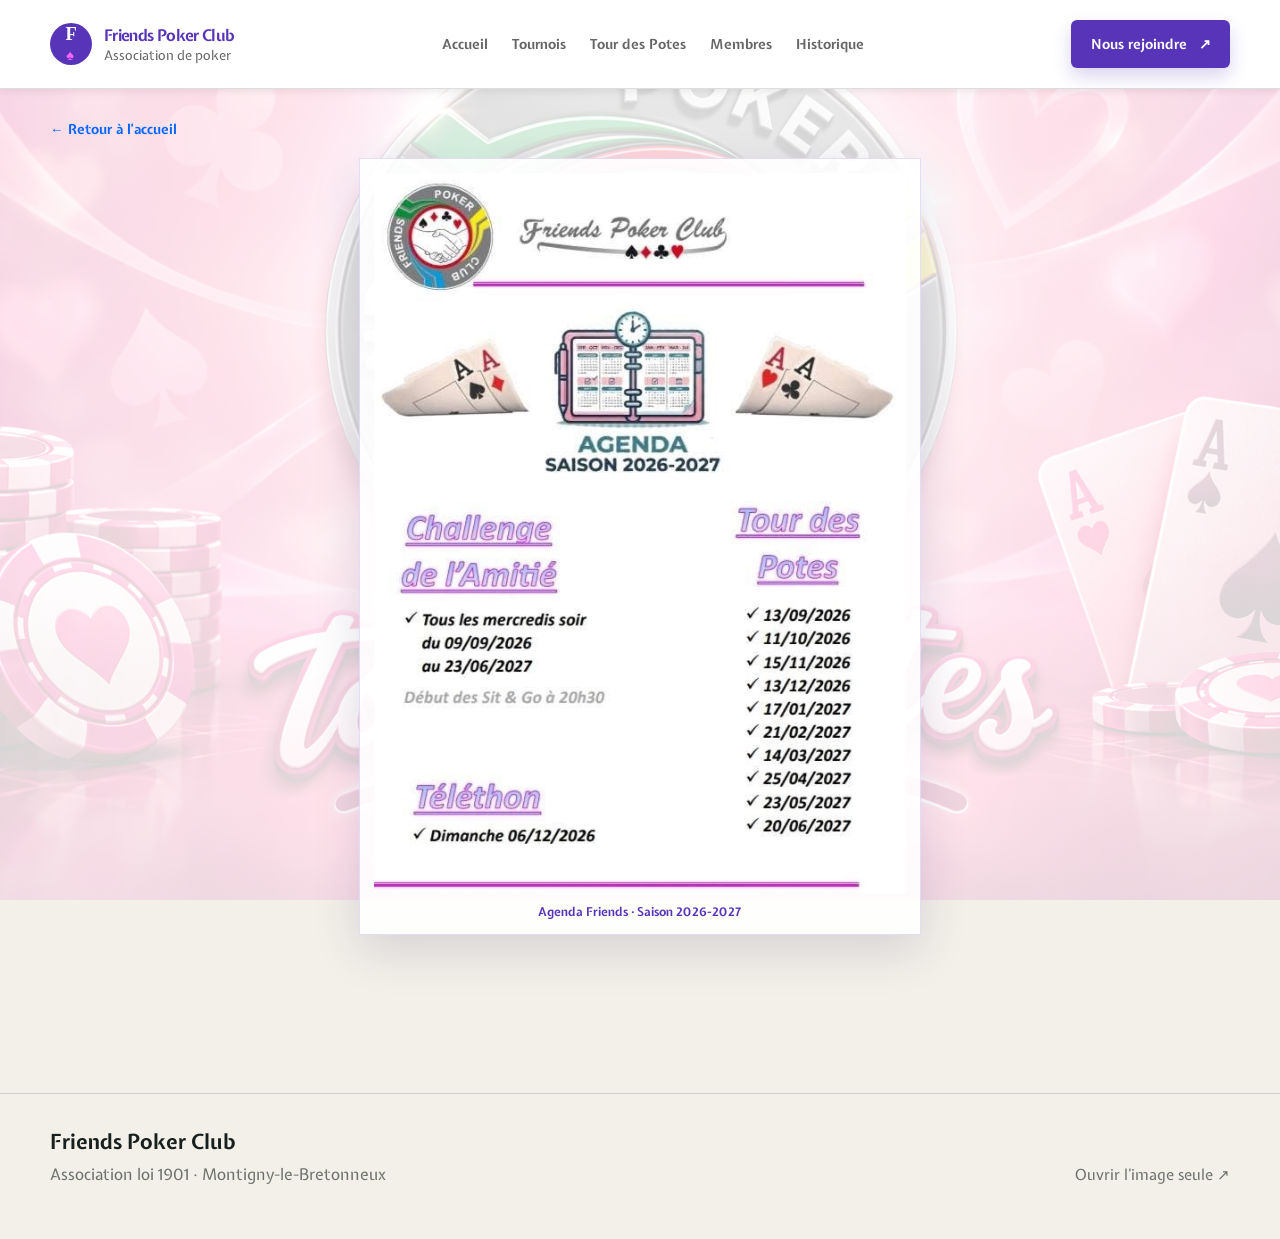
<file: agenda.html>
<!DOCTYPE html>
<html lang="fr">
  <head>
    <meta charset="UTF-8" />
    <meta name="viewport" content="width=device-width, initial-scale=1.0" />
    <title>Agenda Friends 2026-2027 | Friends Poker Club</title>
    <meta name="description" content="Agenda des rendez-vous 2026-2027 du Friends Poker Club." />
    <link rel="icon" type="image/png" sizes="128x128" href="./favicon.png?v=20261018" />
    <link rel="preconnect" href="https://fonts.googleapis.com" />
    <link rel="preconnect" href="https://fonts.gstatic.com" crossorigin />
    <link href="https://fonts.googleapis.com/css2?family=DM+Mono:wght@400;500&family=Expletus+Sans:wght@400;500;600;700&family=Manrope:wght@400;500;600;700;800&display=swap" rel="stylesheet" />
    <link rel="stylesheet" href="./styles.css?v=agenda-view-wallpaper-20261018-2004&amp;wallpaper=20261021" />
  </head>
  <body class="subpage agenda-view-page">
    <header class="topbar">
      <div class="container nav">
        <a class="brand" href="./index.html#accueil" aria-label="Friends Poker Club, accueil">
          <div class="brand-mark">F<span>♠</span></div>
          <div>
            <span class="brand-name">Friends Poker Club</span>
            <small>Association de poker</small>
          </div>
        </a>
        <nav class="nav-links" aria-label="Navigation principale">
          <a href="./index.html#accueil">Accueil</a>
          <a href="./tournois.html">Tournois</a>
          <a href="./tour-des-potes.html">Tour des Potes</a>
          <a href="./membres.html">Membres</a>
          <a href="./historique.html">Historique</a>
        </nav>
        <a class="button button-primary button-small" href="mailto:friendspokerclub@gmail.com">Nous rejoindre <span aria-hidden="true">↗</span></a>
      </div>
    </header>

    <main class="agenda-view-main">
      <div class="container">
        <a class="back-link" href="./index.html#accueil">← Retour à l’accueil</a>
        <figure class="agenda-view-figure">
          <img src="./Agenda/agenda%20friends%202026%202027.JPG?v=agenda-view-20261018-2004" alt="Agenda Friends Poker Club pour la saison 2026-2027" />
          <figcaption>Agenda Friends · Saison 2026-2027</figcaption>
        </figure>
      </div>
    </main>

    <footer class="site-footer">
      <div class="container footer-inner">
        <div>
          <h3>Friends Poker Club</h3>
          <p>Association loi 1901 · Montigny-le-Bretonneux</p>
        </div>
        <div class="footer-meta">
          <a href="./Agenda/agenda%20friends%202026%202027.JPG" target="_blank" rel="noopener">Ouvrir l’image seule ↗</a>
        </div>
      </div>
    </footer>
  </body>
</html>
</file>
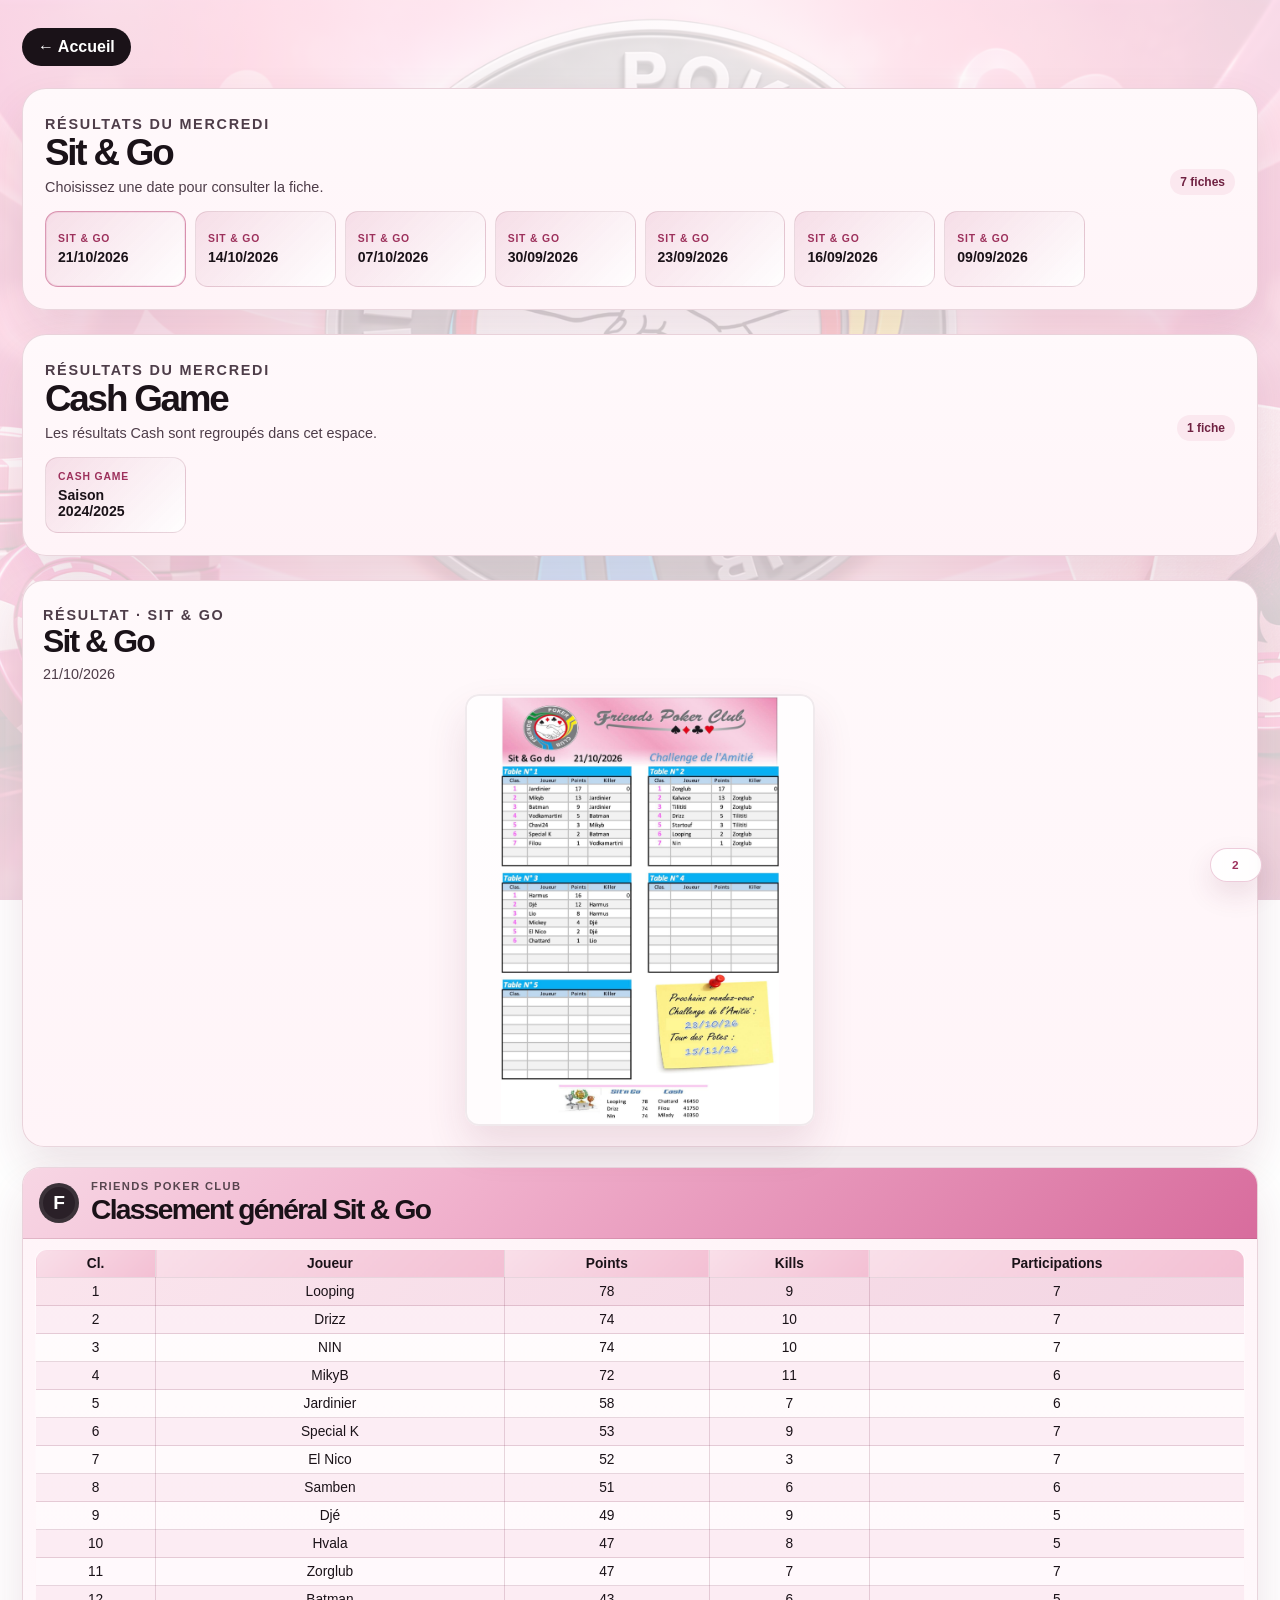
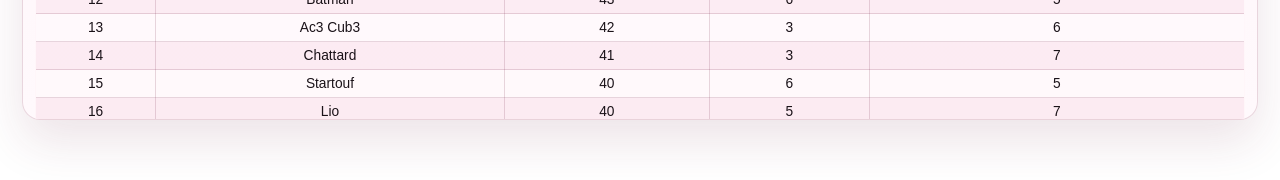
<file: resultats-challenge.html>
<!DOCTYPE html>
<html lang="fr">
  <head>
    <meta charset="UTF-8" />
    <meta name="viewport" content="width=device-width, initial-scale=1.0" />
    <title>Résultats Sit &amp; Go et Cash | Friends Poker Club</title>
    <link rel="icon" type="image/png" sizes="128x128" href="./favicon.png?v=20261018" />
    <style>
      :root {
        --rose-50: #fff2f7;
        --rose-100: #fbe8ef;
        --rose-200: #f6d4e5;
        --rose-300: #ee9fc0;
        --rose-400: #df6fa3;
        --rose-500: #bf4d7d;
        --rose-600: #9d315c;
        --rose-700: #6f2141;
        --ink: #1a1218;
        --ink-soft: #4e3d49;
        --paper: #fffafc;
        --panel: #fff5f9;
        --panel-strong: #f8dfe8;
        --line: rgba(132, 56, 85, 0.18);
        --shadow: 0 22px 48px rgba(111, 33, 65, 0.12);
      }

      * { box-sizing: border-box; }

      html { scroll-behavior: smooth; }

      body {
        position: relative;
        isolation: isolate;
        margin: 0;
        font-family: "Segoe UI", Tahoma, Geneva, Verdana, sans-serif;
        background: transparent;
        color: var(--ink);
      }

      body::before {
        content: '';
        position: fixed;
        inset: 0;
        z-index: -1;
        background:
          linear-gradient(rgba(255, 250, 252, 0.84), rgba(255, 250, 252, 0.84)),
          url('./P%C3%A9pito/tour%20des%20potes%20VF.png?v=site-wallpaper-20261021') center / cover no-repeat;
        pointer-events: none;
      }

      img {
        max-width: 100%;
        display: block;
      }

      a {
        color: inherit;
        text-decoration: none;
      }

      button {
        font: inherit;
      }

      .page-badge {
        position: fixed;
        right: 18px;
        bottom: 18px;
        z-index: 50;
        min-width: 52px;
        height: 34px;
        padding: 0 12px;
        border-radius: 999px;
        border: 1px solid rgba(191, 77, 125, 0.28);
        background: rgba(255, 255, 255, 0.86);
        box-shadow: 0 12px 28px rgba(111, 33, 65, 0.12);
        display: grid;
        place-items: center;
        color: var(--rose-600);
        font-size: 0.74rem;
        font-weight: 800;
        letter-spacing: 0.12em;
        text-transform: uppercase;
        backdrop-filter: blur(8px);
      }

      @media (max-width: 640px) {
        .page-badge {
          right: 12px;
          bottom: 12px;
          min-width: 46px;
          height: 30px;
          font-size: 0.66rem;
          letter-spacing: 0.1em;
        }
      }

      .page-shell {
        max-width: 1380px;
        margin: 0 auto;
        padding: 28px 22px 60px;
      }

      .page-toolbar {
        margin-bottom: 22px;
      }

      .back-link {
        display: inline-flex;
        align-items: center;
        gap: 8px;
        padding: 10px 16px;
        border-radius: 999px;
        background: var(--ink);
        color: #fff;
        font-weight: 800;
      }

      .results-group {
        margin: 0 0 24px;
        padding: 22px;
        background: linear-gradient(180deg, #fff9fb 0%, #fff4f8 100%);
        border: 1px solid var(--line);
        border-radius: 24px;
        box-shadow: var(--shadow);
      }

      .results-group-header {
        display: flex;
        align-items: end;
        justify-content: space-between;
        gap: 16px;
        margin-bottom: 16px;
      }

      .results-group-header h1,
      .results-group-header h2 {
        margin: 0;
        color: var(--ink);
        font-size: clamp(1.6rem, 3vw, 2.3rem);
        letter-spacing: -0.06em;
      }

      .results-group-header p {
        margin: 5px 0 0;
        color: var(--ink-soft);
        font-size: 0.9rem;
      }

      .results-count {
        flex: none;
        padding: 6px 10px;
        border-radius: 999px;
        background: var(--rose-100);
        color: var(--rose-700);
        font-size: 0.75rem;
        font-weight: 800;
      }

      .result-grid {
        display: grid;
        grid-template-columns: repeat(auto-fill, minmax(130px, 1fr));
        gap: 9px;
      }

      .result-item {
        min-width: 0;
        min-height: 76px;
        display: flex;
        flex-direction: column;
        justify-content: center;
        gap: 5px;
        padding: 10px 12px;
        text-align: left;
        border: 1px solid rgba(132, 56, 85, 0.16);
        border-radius: 13px;
        background: linear-gradient(135deg, rgba(191, 77, 125, 0.14), rgba(255, 255, 255, 0.9));
        cursor: pointer;
        transition: transform 0.2s ease, border-color 0.2s ease, box-shadow 0.2s ease;
      }

      .result-item:hover,
      .result-item:focus-visible {
        transform: translateY(-1px);
        border-color: rgba(191, 77, 125, 0.45);
        box-shadow: 0 8px 16px rgba(191, 77, 125, 0.1);
      }

      .result-item.is-active {
        border-color: rgba(191, 77, 125, 0.55);
        box-shadow: inset 0 0 0 1px rgba(191, 77, 125, 0.12);
      }

      .result-item-label {
        color: var(--rose-600);
        font-size: 0.65rem;
        font-weight: 800;
        letter-spacing: 0.08em;
        text-transform: uppercase;
      }

      .result-item-date {
        color: var(--ink);
        font-size: 0.88rem;
        font-weight: 800;
      }

      .results-empty {
        grid-column: 1 / -1;
        margin: 0;
        padding: 14px;
        border: 1px dashed var(--line);
        border-radius: 13px;
        color: var(--ink-soft);
        font-size: 0.9rem;
      }

      .results-main {
        background: linear-gradient(180deg, #fff9fb 0%, #fff4f8 100%);
        border: 1px solid var(--line);
        border-radius: 22px;
        padding: 20px;
        box-shadow: var(--shadow);
      }

      .results-header {
        margin-bottom: 12px;
      }

      .results-kicker {
        margin: 0 0 12px;
        color: var(--rose-600);
        font-size: 0.72rem;
        letter-spacing: 0.12em;
        text-transform: uppercase;
        font-weight: 800;
      }

      .results-header h1 {
        margin: 0;
        font-size: clamp(2.1rem, 4vw, 3.4rem);
        letter-spacing: -0.06em;
        color: var(--ink);
      }

      .results-header h2 {
        margin: 0;
        font-size: clamp(1.45rem, 2.5vw, 2rem);
        letter-spacing: -0.06em;
        color: var(--ink);
      }

      .results-header p {
        margin: 6px 0 0;
        color: var(--ink-soft);
        font-size: 0.9rem;
      }

      .result-panel {
        width: 100%;
        display: grid;
        place-items: center;
      }

      .result-panel-empty {
        width: 100%;
        min-height: 170px;
        border: 1px dashed rgba(191, 77, 125, 0.5);
        border-radius: 16px;
        background: linear-gradient(180deg, rgba(255,255,255,0.45), rgba(249, 213, 227, 0.3));
        display: grid;
        place-items: center;
        text-align: center;
        color: var(--ink-soft);
        padding: 18px;
      }

      .placeholder-mark {
        width: 56px;
        height: 56px;
        display: grid;
        place-items: center;
        border-radius: 50%;
        background: linear-gradient(135deg, var(--rose-400), var(--rose-600));
        color: #fff;
        font-size: 1.5rem;
        font-weight: 900;
        margin: 0 auto 12px;
        box-shadow: 0 18px 32px rgba(191, 77, 125, 0.25);
      }

      .result-panel-empty h2 {
        margin: 0 0 8px;
        font-size: 1.1rem;
      }

      .result-panel-empty p {
        margin: 0;
        max-width: 420px;
        line-height: 1.6;
      }

      .result-preview-shell {
        width: 100%;
        display: none;
      }

      .result-preview-shell.is-visible {
        display: block;
      }

      .result-preview-button {
        display: block;
        width: min(100%, 350px);
        border: 0;
        background: transparent;
        padding: 0;
        margin: 0 auto;
        cursor: pointer;
        border-radius: 14px;
        overflow: hidden;
        box-shadow: 0 20px 40px rgba(111, 33, 65, 0.12);
      }

      .result-preview-button img {
        width: 100%;
        height: clamp(250px, 48vh, 440px);
        object-fit: contain;
        border-radius: 14px;
        background: rgba(255, 255, 255, 0.7);
        border: 2px solid rgba(70, 22, 42, 0.08);
      }

      .featured-pdf {
        display: none;
        width: 100%;
        height: clamp(280px, 55vh, 520px);
        border: 0;
        border-radius: 14px;
      }

      .preview-modal {
        position: fixed;
        inset: 0;
        background: rgba(21, 14, 18, 0.72);
        display: none;
        align-items: center;
        justify-content: center;
        padding: 26px;
        z-index: 1000;
      }

      .preview-modal.is-open {
        display: flex;
      }

      .preview-modal-inner {
        position: relative;
        width: min(95vw, 900px);
        max-height: calc(100vh - 32px);
        max-height: calc(100svh - 32px);
        overflow: auto;
        background: #fff;
        border-radius: 18px;
        padding: 12px;
        box-shadow: 0 18px 40px rgba(0, 0, 0, 0.18);
      }

      .preview-modal-image {
        width: auto;
        max-width: 100%;
        max-height: calc(100vh - 80px);
        max-height: calc(100svh - 80px);
        height: auto;
        object-fit: contain;
        display: block;
        margin: 0 auto;
        border-radius: 10px;
      }

      .modal-pdf {
        display: none;
        width: 100%;
        height: min(82vh, 760px);
        height: min(82svh, 760px);
        border: 0;
        border-radius: 10px;
      }

      .preview-close {
        position: absolute;
        top: -16px;
        right: -16px;
        width: 38px;
        height: 38px;
        border: 0;
        border-radius: 50%;
        background: var(--rose-600);
        color: white;
        font-size: 1.6rem;
        cursor: pointer;
      }

      .ranking-section {
        margin-top: 20px;
        background: linear-gradient(180deg, #fff4f8 0%, #fff9fc 100%);
        border: 1px solid var(--line);
        border-radius: 18px;
        box-shadow: var(--shadow);
        overflow: hidden;
      }

      .ranking-banner {
        display: flex;
        align-items: center;
        gap: 12px;
        padding: 12px 16px;
        background: linear-gradient(135deg, #f7d6e4 0%, #f1b3ce 34%, #d86c9d 100%);
        border-bottom: 1px solid rgba(134, 51, 80, 0.2);
      }

      .brand-badge {
        width: 40px;
        height: 40px;
        border-radius: 50%;
        display: grid;
        place-items: center;
        background: rgba(26, 18, 24, 0.92);
        color: #fff;
        font-weight: 900;
        font-size: 1.2rem;
        box-shadow: inset 0 0 0 4px rgba(255,255,255,0.08);
      }

      .ranking-banner h2 {
        margin: 2px 0 0;
        font-size: clamp(1.25rem, 2.2vw, 1.8rem);
        letter-spacing: -0.06em;
      }

      .banner-kicker {
        font-size: 0.7rem;
        letter-spacing: 0.12em;
        text-transform: uppercase;
        font-weight: 800;
        color: rgba(26, 18, 24, 0.72);
      }

      .ranking-table-wrap {
        max-height: 480px;
        overflow: auto;
        padding: 10px 12px 14px;
      }

      .general-ranking {
        width: 100%;
        border-collapse: collapse;
        background: linear-gradient(180deg, #fffafc 0%, #fff1f6 100%);
        border: 1px solid rgba(120, 49, 80, 0.22);
        border-radius: 12px;
        overflow: hidden;
      }

      .general-ranking th,
      .general-ranking td {
        border: 1px solid rgba(120, 49, 80, 0.18);
        padding: 6px 8px;
        text-align: center;
        font-size: 0.86rem;
      }

      .general-ranking thead th {
        background: linear-gradient(135deg, #f9dfe9 0%, #f3bfd3 100%);
        color: var(--ink);
        font-weight: 800;
        position: sticky;
        top: 0;
        z-index: 1;
      }

      .general-ranking tbody tr:nth-child(odd) {
        background: rgba(255,255,255,0.25);
      }

      .general-ranking tbody tr:nth-child(even) {
        background: rgba(247, 214, 228, 0.35);
      }

      .general-ranking tbody tr:first-child {
        background: linear-gradient(135deg, rgba(249, 223, 233, 0.8), rgba(218, 136, 174, 0.32));
      }

      @media (max-width: 640px) {
        .page-shell {
          padding: 18px 12px 36px;
        }

        .results-group {
          padding: 16px;
        }

        .results-group-header {
          align-items: start;
        }

        .result-grid {
          grid-template-columns: repeat(2, minmax(0, 1fr));
        }

        .results-main {
          padding: 14px;
          border-radius: 16px;
        }

        .result-preview-button {
          width: 100%;
        }

        .result-preview-button img {
          height: clamp(220px, 40vh, 320px);
        }

        .featured-pdf {
          height: clamp(240px, 48vh, 380px);
        }

        .preview-modal {
          padding: 10px;
        }

        .preview-modal-inner {
          width: 100%;
          max-height: calc(100vh - 20px);
          max-height: calc(100svh - 20px);
          padding: 8px;
        }

        .preview-modal-image {
          max-height: calc(100vh - 72px);
          max-height: calc(100svh - 72px);
        }

        .modal-pdf {
          height: calc(100vh - 72px);
          height: calc(100svh - 72px);
        }

        .preview-close {
          top: 8px;
          right: 8px;
          z-index: 1;
        }

        .ranking-table-wrap {
          max-height: 55vh;
          padding: 8px;
        }

        .general-ranking th,
        .general-ranking td {
          padding: 5px 6px;
          font-size: 0.78rem;
        }
      }
    </style>
  </head>
  <body>
    <main class="page-shell">
      <div class="page-toolbar">
        <a class="back-link" href="./index.html">← Accueil</a>
      </div>

      <section class="results-group" aria-labelledby="sit-results-title">
        <div class="results-group-header">
          <div>
            <p class="results-kicker">Résultats du mercredi</p>
            <h1 id="sit-results-title">Sit &amp; Go</h1>
            <p>Choisissez une date pour consulter la fiche.</p>
          </div>
          <span class="results-count" id="sit-results-count"></span>
        </div>
        <div class="result-grid" id="sit-results-list" aria-label="Résultats Sit &amp; Go"></div>
      </section>

      <section class="results-group" aria-labelledby="cash-results-title">
        <div class="results-group-header">
          <div>
            <p class="results-kicker">Résultats du mercredi</p>
            <h2 id="cash-results-title">Cash Game</h2>
            <p>Les résultats Cash sont regroupés dans cet espace.</p>
          </div>
          <span class="results-count" id="cash-results-count"></span>
        </div>
        <div class="result-grid" id="cash-results-list" aria-label="Résultats Cash Game"></div>
      </section>

      <section class="results-main" aria-live="polite" aria-labelledby="resultTitle">
        <div class="results-header">
          <p class="results-kicker" id="resultKicker">Résultat · Sit &amp; Go</p>
          <h2 id="resultTitle">Sit &amp; Go</h2>
          <p id="resultDate">21/10/2026</p>
        </div>

        <div class="result-panel">
          <div class="result-panel-empty" id="resultPlaceholder">
            <div>
              <div class="placeholder-mark">F</div>
              <h2>Choisissez une fiche</h2>
              <p>Cliquez sur une date dans l’une des deux sections pour afficher le résultat.</p>
            </div>
          </div>

          <div class="result-preview-shell" id="resultPreviewShell">
            <button class="result-preview-button" id="openPreview" type="button" aria-label="Afficher la fiche en grand format">
              <img id="featuredImage" src="./Résultats/sitandgo/21102026.JPG" alt="Fiche Sit &amp; Go" />
            </button>
            <iframe id="featuredPdf" class="featured-pdf" title="Fiche PDF de résultat" src=""></iframe>
            <a id="openPdf" class="back-link" href="#" target="_blank" rel="noopener" style="display:none; margin-top:12px;">Ouvrir le PDF dans un nouvel onglet ↗</a>
          </div>
        </div>
      </section>

      <section class="ranking-section" aria-labelledby="general-ranking-title">
        <div class="ranking-banner">
          <div class="brand-badge" aria-hidden="true">F</div>
          <div>
            <div class="banner-kicker">Friends Poker Club</div>
            <h2 id="general-ranking-title">Classement général Sit &amp; Go</h2>
          </div>
        </div>

        <div class="ranking-table-wrap">
          <table class="general-ranking">
            <thead>
              <tr>
                <th>Cl.</th>
                <th>Joueur</th>
                <th>Points</th>
                <th>Kills</th>
                <th>Participations</th>
              </tr>
            </thead>
            <tbody id="ranking-body"></tbody>
          </table>
        </div>
      </section>
    </main>

    <div class="preview-modal" id="previewModal" aria-hidden="true">
      <div class="preview-modal-inner">
        <button class="preview-close" type="button" aria-label="Fermer l'aperçu">×</button>
        <img id="modalImage" class="preview-modal-image" src="./Résultats/sitandgo/21102026.JPG" alt="Fiche Sit &amp; Go en grand format" />
        <iframe id="modalPdf" class="modal-pdf" title="Vue détaillée du PDF" src=""></iframe>
      </div>
    </div>

    <script>
      const resultSheets = [
        {
          title: "Sit & Go",
          date: '21/10/2026',
          src: './Résultats/sitandgo/21102026.JPG',
          scores: [
            { joueur: 'Jardinier', points: 17 },
            { joueur: 'Mikyb', points: 13 },
            { joueur: 'Batman', points: 9 },
            { joueur: 'Vodkamartini', points: 5 },
            { joueur: 'Chavi24', points: 3 },
            { joueur: 'Special K', points: 2 },
            { joueur: 'Filou', points: 1 },
            { joueur: 'Zorglub', points: 17 },
            { joueur: 'Kalvace', points: 13 },
            { joueur: 'Tilititi', points: 9 },
            { joueur: 'Drizz', points: 5 },
            { joueur: 'Startouf', points: 3 },
            { joueur: 'Looping', points: 2 },
            { joueur: 'Nin', points: 1 },
            { joueur: 'Harmus', points: 16 },
            { joueur: 'Djé', points: 12 },
            { joueur: 'Lio', points: 8 },
            { joueur: 'Mickey', points: 4 },
            { joueur: 'El Nico', points: 2 },
            { joueur: 'Chattard', points: 1 }
          ],
          kills: [
            'Jardinier', 'Jardinier', 'Batman', 'MikyB', 'Batman', 'Vodkamartini',
            'Zorglub', 'Zorglub', 'Tilititi', 'Tilititi', 'Zorglub', 'Zorglub',
            'Harmus', 'Harmus', 'Djé', 'Djé', 'Lio'
          ]
        },
        {
          title: "Sit & Go",
          date: '14/10/2026',
          src: './Résultats/sitandgo/14102026.JPG',
          scores: [
            { joueur: 'Looping', points: 17 },
            { joueur: 'Jardinier', points: 13 },
            { joueur: 'Samben', points: 9 },
            { joueur: 'Mickey', points: 5 },
            { joueur: 'Special K', points: 3 },
            { joueur: 'Djé', points: 2 },
            { joueur: 'Filou', points: 1 },
            { joueur: 'Nin', points: 18 },
            { joueur: 'Drizz', points: 14 },
            { joueur: 'Mikyb', points: 10 },
            { joueur: 'Kalvace', points: 6 },
            { joueur: 'Zorglub', points: 4 },
            { joueur: 'Vodkamartini', points: 3 },
            { joueur: 'Chattard', points: 2 },
            { joueur: 'Ac3 Cub3', points: 1 },
            { joueur: 'Jackarr', points: 17 },
            { joueur: 'Calcifer', points: 13 },
            { joueur: 'Batman', points: 9 },
            { joueur: 'Ghost', points: 5 },
            { joueur: 'Lio', points: 3 },
            { joueur: 'Tilititi', points: 2 },
            { joueur: 'El Nico', points: 1 }
          ],
          kills: [
            'Looping', 'Looping', 'Looping', 'Jardinier', 'Looping', 'Special K',
            'Nin', 'Nin', 'Nin', 'Nin', 'MikyB', 'Nin', 'MikyB',
            'Jackarr', 'Jackarr', 'Jackarr', 'Jackarr', 'Lio', 'Batman'
          ]
        },
        {
          title: "Sit & Go",
          date: '07/10/2026',
          src: './Résultats/sitandgo/09102026.png',
          scores: [
            { joueur: 'Drizz', points: 18 },
            { joueur: 'Looping', points: 14 },
            { joueur: 'Vodkamartini', points: 10 },
            { joueur: 'Zorglub', points: 6 },
            { joueur: 'Nin', points: 4 },
            { joueur: 'Filou', points: 3 },
            { joueur: 'RoyalSprayer', points: 2 },
            { joueur: 'Hvala', points: 1 },
            { joueur: 'El Nico', points: 18 },
            { joueur: 'Jackarr', points: 14 },
            { joueur: 'Ghost', points: 10 },
            { joueur: 'Ac3 Cub3', points: 6 },
            { joueur: 'Jardinier', points: 4 },
            { joueur: 'Special K', points: 3 },
            { joueur: 'Mickey', points: 2 },
            { joueur: 'Chattard', points: 1 },
            { joueur: 'Samben', points: 17 },
            { joueur: 'Kalvace', points: 13 },
            { joueur: 'Lio', points: 9 },
            { joueur: 'Batman', points: 5 },
            { joueur: 'Startouf', points: 3 },
            { joueur: 'Tilititi', points: 2 },
            { joueur: 'Chavi24', points: 1 }
          ],
          kills: [
            'Drizz', 'Drizz', 'Drizz', 'Drizz', 'Zorglub', 'Drizz', 'Looping',
            'Ghost', 'Jackarr', 'Ghost', 'El Nico', 'Jackarr',
            'Samben', 'Samben', 'Samben', 'Samben', 'Samben', 'Kalvace'
          ]
        },
        {
          title: "Sit & Go",
          date: '30/09/2026',
          src: './Résultats/sitandgo/30092026.JPG',
          scores: [
            { joueur: 'Batman', points: 17 },
            { joueur: 'Ac3 Cub3', points: 13 },
            { joueur: 'Drizz', points: 9 },
            { joueur: 'Helou', points: 5 },
            { joueur: 'Hvala', points: 3 },
            { joueur: 'Mickey', points: 2 },
            { joueur: 'Filou', points: 1 },
            { joueur: 'Looping', points: 17 },
            { joueur: 'Nin', points: 13 },
            { joueur: 'Jardinier', points: 9 },
            { joueur: 'Zorglub', points: 5 },
            { joueur: 'Milady', points: 3 },
            { joueur: 'Calcifer', points: 2 },
            { joueur: 'Jackarr', points: 1 },
            { joueur: 'Startouf', points: 17 },
            { joueur: 'Djé', points: 13 },
            { joueur: 'Special K', points: 9 },
            { joueur: 'Vodkamartini', points: 5 },
            { joueur: 'Tilititi', points: 3 },
            { joueur: 'Mikyb', points: 2 },
            { joueur: 'Lio', points: 1 },
            { joueur: 'Chattard', points: 16 },
            { joueur: 'Asus2', points: 12 },
            { joueur: 'Samben', points: 8 },
            { joueur: 'El Nico', points: 4 },
            { joueur: 'Chavi24', points: 2 },
            { joueur: 'Ghost', points: 1 }
          ],
          kills: [
            'Batman', 'Batman', 'Batman', 'Hvala',
            'Looping', 'Looping', 'Jardinier', 'Jardinier', 'Jardinier', 'Zorglub',
            'Startouf', 'Startouf', 'Djé', 'Startouf', 'Special K', 'Startouf',
            'Asus2', 'Asus2', 'Chattard', 'Chattard'
          ]
        },
        {
          title: "Sit & Go",
          date: '23/09/2026',
          src: './Résultats/sitandgo/23092026.JPG',
          scores: [
            { joueur: 'Filou', points: 18 },
            { joueur: 'Special K', points: 14 },
            { joueur: 'Ghost', points: 10 },
            { joueur: 'Djé', points: 6 },
            { joueur: 'Chattard', points: 4 },
            { joueur: 'Milady', points: 3 },
            { joueur: 'Kalvace', points: 2 },
            { joueur: 'Mickey', points: 1 },
            { joueur: 'Hvala', points: 18 },
            { joueur: 'Mikyb', points: 14 },
            { joueur: 'El Nico', points: 10 },
            { joueur: 'Jardinier', points: 6 },
            { joueur: 'Jackarr', points: 4 },
            { joueur: 'Tilititi', points: 3 },
            { joueur: 'Zorglub', points: 2 },
            { joueur: 'Calcifer', points: 1 },
            { joueur: 'Nin', points: 19 },
            { joueur: 'Startouf', points: 15 },
            { joueur: 'Looping', points: 11 },
            { joueur: 'Drizz', points: 7 },
            { joueur: 'Samben', points: 5 },
            { joueur: 'Chavi24', points: 4 },
            { joueur: 'Lio', points: 3 },
            { joueur: 'Vodkamartini', points: 2 },
            { joueur: 'Ac3 Cub3', points: 1 }
          ],
          kills: [
            'Special K', 'Special K', 'Special K', 'Special K', 'Special K', 'Djé',
            'Hvala', 'Hvala', 'Mikyb', 'Mikyb', 'Mikyb', 'Mikyb', 'Tilititi',
            'Startouf', 'Startouf', 'Nin', 'Nin', 'Nin', 'Chavi24', 'Lio'
          ]
        },
        {
          title: "Sit & Go",
          date: '16/09/2026',
          src: './Résultats/sitandgo/1609 (1).png',
          scores: [
            { joueur: 'Special K', points: 17 },
            { joueur: 'Drizz', points: 13 },
            { joueur: 'Tilititi', points: 9 },
            { joueur: 'Asus2', points: 5 },
            { joueur: 'Batman', points: 3 },
            { joueur: 'Kalvace', points: 2 },
            { joueur: 'Helou', points: 1 },
            { joueur: 'Djé', points: 16 },
            { joueur: 'Filou', points: 12 },
            { joueur: 'Mickey', points: 8 },
            { joueur: 'Chattard', points: 4 },
            { joueur: 'Startouf', points: 2 },
            { joueur: 'El Nico', points: 1 },
            { joueur: 'Mikyb', points: 16 },
            { joueur: 'Lio', points: 12 },
            { joueur: 'Calcifer', points: 8 },
            { joueur: 'Samben', points: 4 },
            { joueur: 'Jackarr', points: 2 },
            { joueur: 'Milady', points: 1 },
            { joueur: 'Nin', points: 17 },
            { joueur: 'Ac3 Cub3', points: 13 },
            { joueur: 'Hvala', points: 9 },
            { joueur: 'Looping', points: 5 },
            { joueur: 'Ghost', points: 3 },
            { joueur: 'Vodkamartini', points: 2 },
            { joueur: 'Zorglub', points: 1 }
          ],
          kills: [
            'Special K', 'Special K', 'Drizz', 'Drizz', 'Drizz', 'Drizz', 'Djé',
            'Djé', 'Djé', 'Djé', 'Djé',
            'Mikyb', 'Mikyb', 'Lio', 'Samben', 'Mikyb',
            'Nin', 'Nin', 'Hvala', 'Looping', 'Ac3 Cub3', 'Ac3 Cub3'
          ]
        },
        {
          title: "Sit & Go",
          date: '09/09/2026',
          src: './Résultats/sitandgo/0909.png',
          scores: [
            { joueur: 'Mikyb', points: 17 },
            { joueur: 'Chattard', points: 13 },
            { joueur: 'Jardinier', points: 9 },
            { joueur: 'Special K', points: 5 },
            { joueur: 'Milady', points: 3 },
            { joueur: 'Mickey', points: 2 },
            { joueur: 'Tilititi', points: 1 },
            { joueur: 'Hvala', points: 16 },
            { joueur: 'Zorglub', points: 12 },
            { joueur: 'Samben', points: 8 },
            { joueur: 'Niamor', points: 4 },
            { joueur: 'Filou', points: 2 },
            { joueur: 'Harmus', points: 1 },
            { joueur: 'El Nico', points: 16 },
            { joueur: 'Calcifer', points: 12 },
            { joueur: 'Ac3 Cub3', points: 8 },
            { joueur: 'Kalvace', points: 4 },
            { joueur: 'Vodkamartini', points: 2 },
            { joueur: 'Ghost', points: 1 },
            { joueur: 'Chavi24', points: 16 },
            { joueur: 'Looping', points: 12 },
            { joueur: 'Drizz', points: 8 },
            { joueur: 'Lio', points: 4 },
            { joueur: 'Nin', points: 2 },
            { joueur: 'Dopro', points: 1 }
          ],
          kills: [
            'Chattard', 'MikyB', 'Jardinier', 'Mickey',
            'Hvala', 'Hvala', 'Hvala', 'Zorglub', 'Hvala',
            'El Nico', 'El Nico', 'Ac3 Cub3', 'Kalvace',
            'Chavi24', 'Chavi24', 'Looping', 'Drizz', 'Lio'
          ]
        },
      ];

      const cashSheets = [
        {
          title: 'Cash Game',
          date: 'Saison 2024/2025',
          src: './Membres/Cash%2024_25.pdf'
        }
      ];

      const nameAliases = {
        'mikyb': 'MikyB',
        'mikyb': 'MikyB',
        'special k': 'Special K',
        'special-k': 'Special K',
        'specialk': 'Special K',
        'special k ': 'Special K',
        'specialk ': 'Special K',
        'nin': 'NIN',
        'n in': 'NIN',
        'dje': 'Djé',
        'dje ': 'Djé',
        'ac3 cub3': 'Ac3 Cub3',
        'ac3cub3': 'Ac3 Cub3',
        'acecub3': 'Ac3 Cub3',
        'vodkamartini': 'Vodkamartini',
        'tilititi': 'Tilititi',
        'harmus': 'Harmus',
        'niamor': 'Niamor',
        'el nico': 'El Nico',
        'helou': 'Helou',
        'asus2': 'Asus2',
        'batman': 'Batman',
        'dopro': 'Dopro',
        'hvala': 'Hvala',
        'chavi24': 'Chavi24',
        'mickey': 'Mickey',
        'filou': 'Filou',
        'looper': 'Looping',
        'looping': 'Looping',
        'calcifer': 'Calcifer',
        'ghost': 'Ghost',
        'jakarr': 'Jackarr',
        'jackarr': 'Jackarr',
        'samben': 'Samben',
        'jardinier': 'Jardinier',
        'zorglub': 'Zorglub',
        'kalvace': 'Kalvace',
        'milady': 'Milady',
        'drizz': 'Drizz',
        'lio': 'Lio'
      };

      function normalizePlayerName(rawName) {
        const base = String(rawName ?? '')
          .trim()
          .normalize('NFD')
          .replace(/[\u0300-\u036f]/g, '')
          .toLowerCase()
          .replace(/[^a-z0-9]/g, '');

        return nameAliases[base] || rawName.trim();
      }

      const totals = {};
      resultSheets.forEach(({ scores }) => {
        scores.forEach(({ joueur, points }) => {
          const canonicalName = normalizePlayerName(joueur);
          totals[canonicalName] ||= { points: 0, kills: 0, participations: 0 };
          totals[canonicalName].points += Number(points);
          totals[canonicalName].participations += 1;
        });
      });
      resultSheets.forEach(({ kills = [] }) => {
        kills.forEach((killer) => {
          const canonicalName = normalizePlayerName(killer);
          totals[canonicalName] ||= { points: 0, kills: 0, participations: 0 };
          totals[canonicalName].kills += 1;
        });
      });

      const ranking = Object.entries(totals)
        .map(([joueur, totals]) => ({ joueur, ...totals }))
        .sort((a, b) => b.points - a.points || b.kills - a.kills || a.joueur.localeCompare(b.joueur));

      const tbody = document.getElementById('ranking-body');
      tbody.innerHTML = ranking
        .map((entry, index) => `
          <tr>
            <td>${index + 1}</td>
            <td>${entry.joueur}</td>
            <td>${entry.points}</td>
            <td>${entry.kills}</td>
            <td>${entry.participations}</td>
          </tr>
        `)
        .join('');

      const resultPlaceholder = document.getElementById('resultPlaceholder');
      const resultPreviewShell = document.getElementById('resultPreviewShell');
      const featuredImage = document.getElementById('featuredImage');
      const featuredPdf = document.getElementById('featuredPdf');
      const modalImage = document.getElementById('modalImage');
      const modalPdf = document.getElementById('modalPdf');
      const resultTitle = document.getElementById('resultTitle');
      const resultDate = document.getElementById('resultDate');
      const resultKicker = document.getElementById('resultKicker');
      const previewButton = document.getElementById('openPreview');
      const openPdf = document.getElementById('openPdf');
      const previewModal = document.getElementById('previewModal');
      const previewClose = document.querySelector('.preview-close');

      function renderResultItems(containerId, countId, sheets, game) {
        const container = document.getElementById(containerId);
        const count = document.getElementById(countId);
        count.textContent = `${sheets.length} fiche${sheets.length === 1 ? '' : 's'}`;

        if (sheets.length === 0) {
          container.innerHTML = '<p class="results-empty">Aucun résultat disponible pour le moment.</p>';
          return;
        }

        sheets.forEach((sheet) => {
          const item = document.createElement('button');
          item.className = 'result-item';
          item.type = 'button';
          item.dataset.title = sheet.title;
          item.dataset.date = sheet.date;
          item.dataset.src = sheet.src;
          item.dataset.game = game;
          item.setAttribute('aria-pressed', 'false');
          item.setAttribute('aria-label', `${game} — ${sheet.date}`);

          const label = document.createElement('span');
          label.className = 'result-item-label';
          label.textContent = game;

          const date = document.createElement('span');
          date.className = 'result-item-date';
          date.textContent = sheet.date;
          item.append(label, date);
          container.append(item);
        });
      }

      renderResultItems('sit-results-list', 'sit-results-count', resultSheets, 'Sit & Go');
      renderResultItems('cash-results-list', 'cash-results-count', cashSheets, 'Cash Game');
      const resultItems = document.querySelectorAll('.result-item');

      function setPreviewMode(isPdf, src, date) {
        if (isPdf) {
          featuredImage.style.display = 'none';
          featuredPdf.style.display = 'block';
          featuredPdf.src = src;
          previewButton.style.display = 'none';
          openPdf.href = src;
          openPdf.style.display = 'inline-flex';
        } else {
          featuredImage.style.display = 'block';
          featuredPdf.style.display = 'none';
          featuredPdf.src = '';
          previewButton.style.display = 'block';
          openPdf.style.display = 'none';
          modalImage.style.display = 'block';
          modalPdf.style.display = 'none';
          modalPdf.src = '';
          featuredImage.src = src;
          modalImage.src = src;
        }

        featuredImage.alt = `Fiche ${date}`;
        modalImage.alt = `Fiche ${date} en grand format`;
      }

      function selectResult(item) {
        const isPdf = String(item.dataset.src).toLowerCase().endsWith('.pdf');

        resultItems.forEach((button) => {
          const isActive = button === item;
          button.classList.toggle('is-active', isActive);
          button.setAttribute('aria-pressed', String(isActive));
        });

        const { title, date, src } = item.dataset;
        resultTitle.textContent = title;
        resultDate.textContent = date;
        resultKicker.textContent = `Résultat · ${item.dataset.game}`;
        setPreviewMode(isPdf, src, date);

        resultPlaceholder.style.display = 'none';
        resultPreviewShell.classList.add('is-visible');
      }

      resultItems.forEach((item) => {
        item.addEventListener('click', () => selectResult(item));
      });

      previewButton.addEventListener('click', () => {
        const activeItem = document.querySelector('.result-item.is-active');
        const src = activeItem?.dataset.src;
        if (!src || src.toLowerCase().endsWith('.pdf')) return;
        modalImage.src = src;
        modalImage.alt = `Fiche ${activeItem.dataset.game} du ${activeItem.dataset.date} en grand format`;

        previewModal.classList.add('is-open');
        previewModal.setAttribute('aria-hidden', 'false');
      });

      selectResult(document.querySelector('#sit-results-list .result-item'));
      previewClose.addEventListener('click', () => {
        previewModal.classList.remove('is-open');
        previewModal.setAttribute('aria-hidden', 'true');
      });

      previewModal.addEventListener('click', (event) => {
        if (event.target === previewModal) {
          previewModal.classList.remove('is-open');
          previewModal.setAttribute('aria-hidden', 'true');
        }
      });

      document.addEventListener('keydown', (event) => {
        if (event.key === 'Escape' && previewModal.classList.contains('is-open')) {
          previewModal.classList.remove('is-open');
          previewModal.setAttribute('aria-hidden', 'true');
        }
      });
    </script>

    <div class="page-badge" aria-label="Page 2">2</div>
  </body>
</html>
</file>
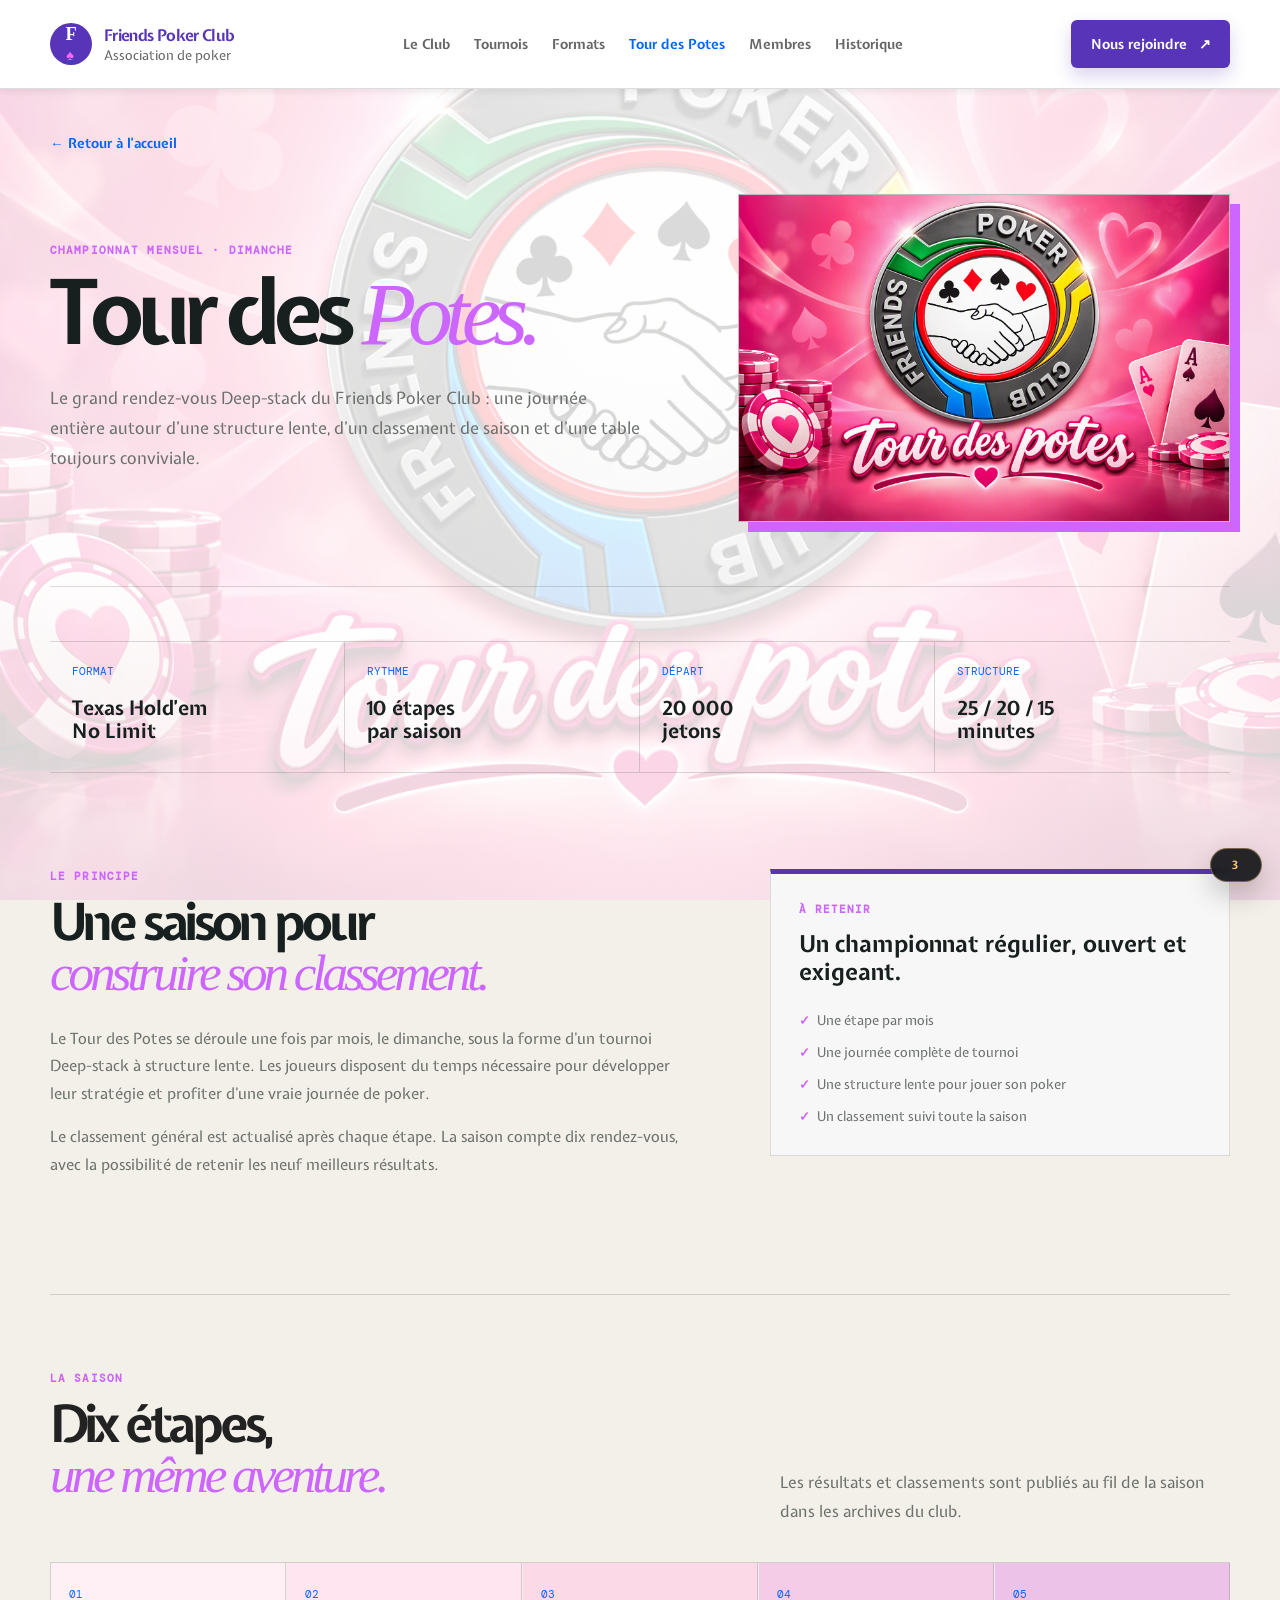
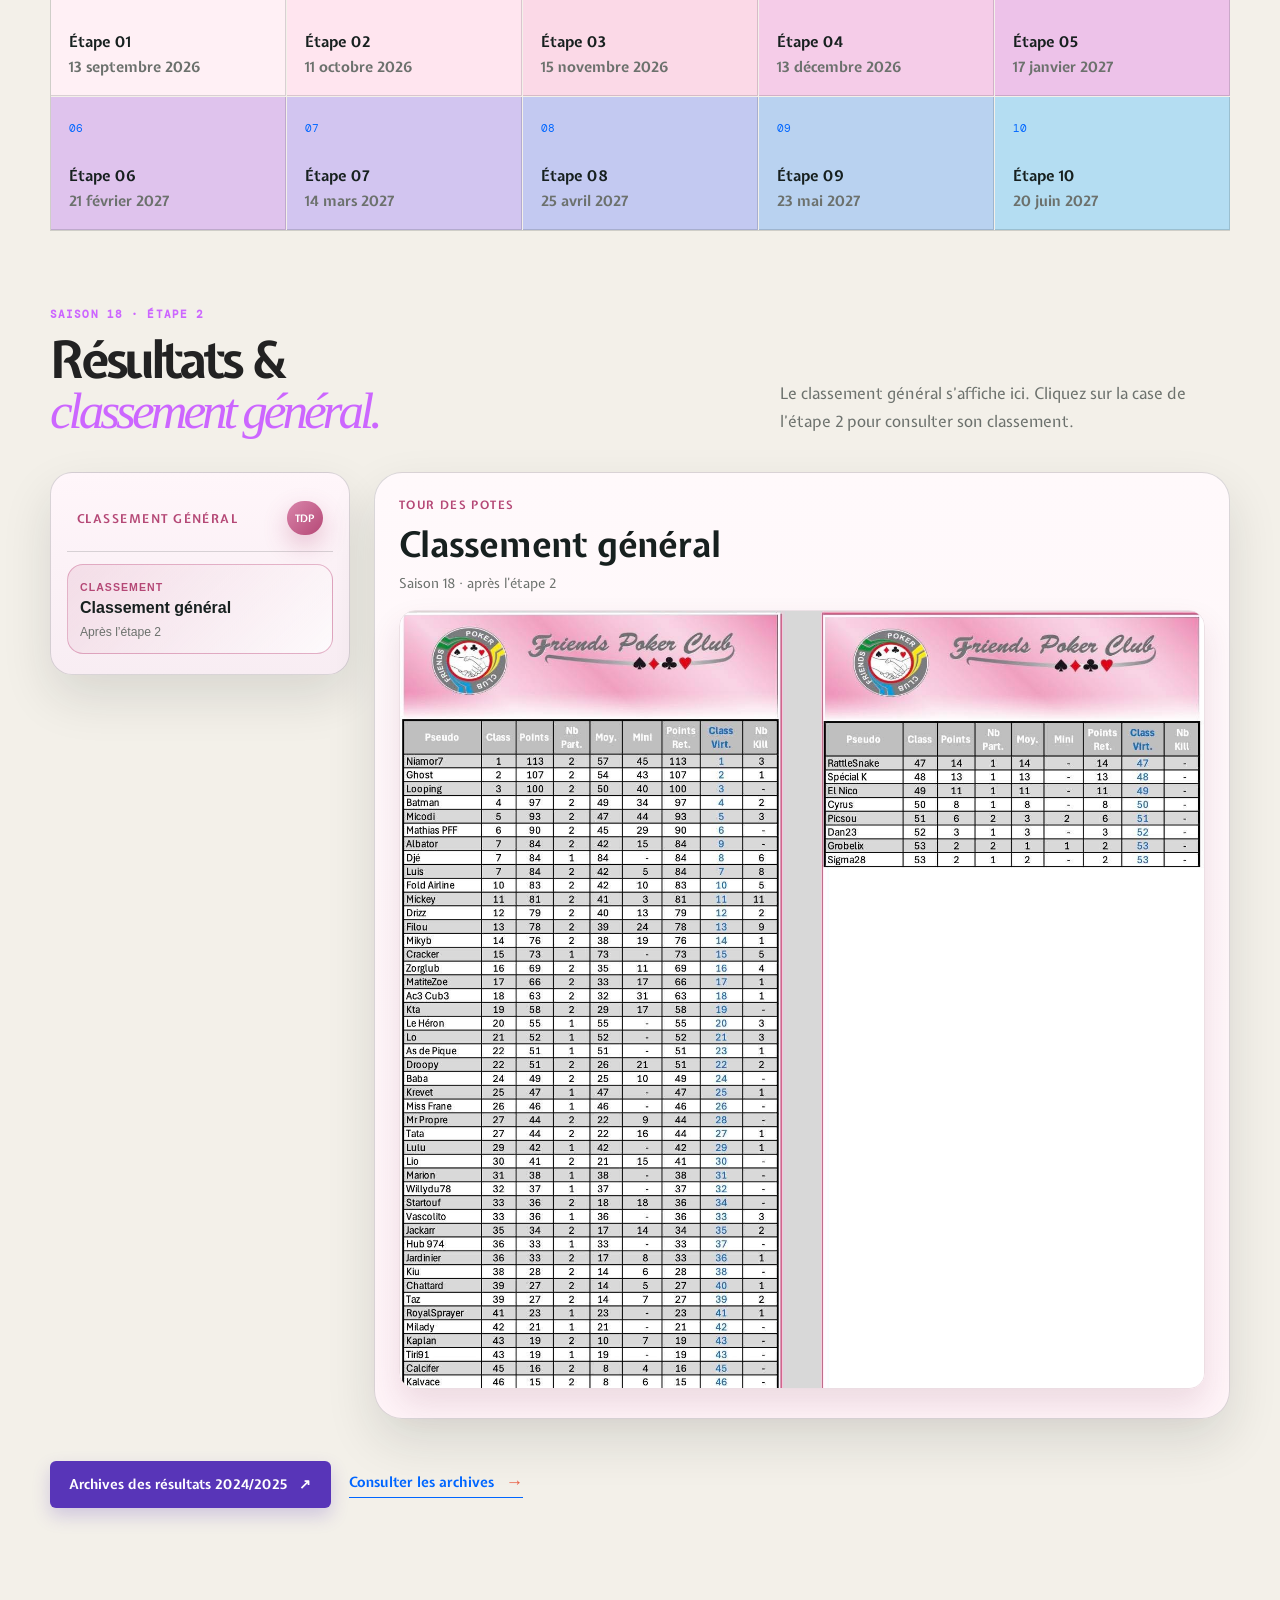
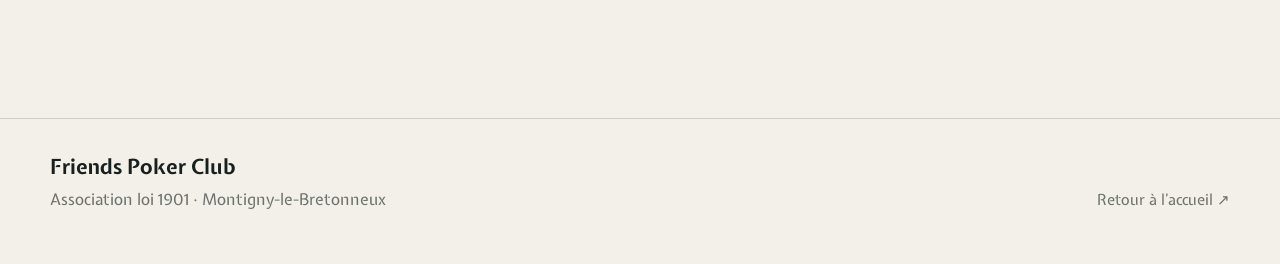
<file: tour-des-potes.html>
<!DOCTYPE html>
<html lang="fr">
  <head>
    <meta charset="UTF-8" />
    <meta name="viewport" content="width=device-width, initial-scale=1.0" />
    <title>Tour des Potes | Friends Poker Club</title>
    <meta name="description" content="Présentation du Tour des Potes, le championnat mensuel Deep-stack du Friends Poker Club." />
    <link rel="icon" type="image/png" sizes="128x128" href="./favicon.png?v=20261018" />
    <link rel="preconnect" href="https://fonts.googleapis.com" />
    <link rel="preconnect" href="https://fonts.gstatic.com" crossorigin />
    <link href="https://fonts.googleapis.com/css2?family=DM+Mono:wght@400;500&family=Expletus+Sans:wght@400;500;600;700&family=Manrope:wght@400;500;600;700;800&display=swap" rel="stylesheet" />
    <link rel="stylesheet" href="styles.css?v=tour-des-potes-image-2-20261019-0736&amp;wallpaper=20261021" />
  </head>
  <body class="subpage">
    <header class="topbar">
      <div class="container nav">
        <a class="brand" href="./index.html#accueil" aria-label="Friends Poker Club, accueil">
          <div class="brand-mark">F<span>♠</span></div>
          <div>
            <span class="brand-name">Friends Poker Club</span>
            <small>Association de poker</small>
          </div>
        </a>
        <nav class="nav-links" aria-label="Navigation principale">
          <a href="./index.html#club">Le Club</a>
          <a href="./tournois.html">Tournois</a>
          <a href="./index.html#formats">Formats</a>
          <a class="active" href="./tour-des-potes.html">Tour des Potes</a>
          <a href="./membres.html">Membres</a>
          <a href="./historique.html">Historique</a>
        </nav>
        <a class="button button-primary button-small" href="mailto:friendspokerclub@gmail.com">Nous rejoindre <span aria-hidden="true">↗</span></a>
      </div>
    </header>

    <main class="subpage-main">
      <div class="container">
        <a class="back-link" href="./index.html#accueil">← Retour à l’accueil</a>
        <section class="subpage-hero" aria-labelledby="tour-title">
          <div>
            <p class="eyebrow">Championnat mensuel · Dimanche</p>
            <h1 id="tour-title">Tour des <em>Potes.</em></h1>
            <p class="subpage-lead">Le grand rendez-vous Deep-stack du Friends Poker Club : une journée entière autour d’une structure lente, d’un classement de saison et d’une table toujours conviviale.</p>
          </div>
          <div class="subpage-hero-art">
            <img src="./P%C3%A9pito/tour%20des%20potes%20VF.png?v=tour-des-potes-image-3-20261021" alt="Logo Friends Poker Club et illustration du Tour des Potes" />
          </div>
        </section>

        <section class="tour-facts" aria-label="Informations principales">
          <article><span>Format</span><strong>Texas Hold’em<br />No Limit</strong></article>
          <article><span>Rythme</span><strong>10 étapes<br />par saison</strong></article>
          <article><span>Départ</span><strong>20 000<br />jetons</strong></article>
          <article><span>Structure</span><strong>25 / 20 / 15<br />minutes</strong></article>
        </section>

        <section class="subpage-content-grid">
          <div>
            <p class="eyebrow">Le principe</p>
            <h2>Une saison pour<br /><em>construire son classement.</em></h2>
            <p>Le Tour des Potes se déroule une fois par mois, le dimanche, sous la forme d’un tournoi Deep-stack à structure lente. Les joueurs disposent du temps nécessaire pour développer leur stratégie et profiter d’une vraie journée de poker.</p>
            <p>Le classement général est actualisé après chaque étape. La saison compte dix rendez-vous, avec la possibilité de retenir les neuf meilleurs résultats.</p>
          </div>
          <aside class="tour-highlight">
            <p class="eyebrow">À retenir</p>
            <h3>Un championnat régulier, ouvert et exigeant.</h3>
            <ul>
              <li>Une étape par mois</li>
              <li>Une journée complète de tournoi</li>
              <li>Une structure lente pour jouer son poker</li>
              <li>Un classement suivi toute la saison</li>
            </ul>
          </aside>
        </section>

        <section class="tour-steps" aria-labelledby="steps-title">
          <div class="section-header">
            <div>
              <p class="eyebrow">La saison</p>
              <h2 id="steps-title">Dix étapes,<br /><em>une même aventure.</em></h2>
            </div>
            <p class="section-intro">Les résultats et classements sont publiés au fil de la saison dans les archives du club.</p>
          </div>
          <div class="steps-grid">
            <article><span>01</span><h3>Étape 01</h3><p>13 septembre 2026</p></article>
            <article>
              <span>02</span><h3>Étape 02</h3><p>11 octobre 2026</p>
              <button
                class="step-result-trigger"
                id="stepTwoResultTrigger"
                type="button"
                aria-label="Afficher le classement de l’étape 2"
                data-title="Classement de l’étape 2"
                data-date="11 octobre 2026 · Saison 18"
                data-src="./Résultats/TDP/IMG_3159.JPG"
              ></button>
            </article>
            <article><span>03</span><h3>Étape 03</h3><p>15 novembre 2026</p></article>
            <article><span>04</span><h3>Étape 04</h3><p>13 décembre 2026</p></article>
            <article><span>05</span><h3>Étape 05</h3><p>17 janvier 2027</p></article>
            <article><span>06</span><h3>Étape 06</h3><p>21 février 2027</p></article>
            <article><span>07</span><h3>Étape 07</h3><p>14 mars 2027</p></article>
            <article><span>08</span><h3>Étape 08</h3><p>25 avril 2027</p></article>
            <article><span>09</span><h3>Étape 09</h3><p>23 mai 2027</p></article>
            <article><span>10</span><h3>Étape 10</h3><p>20 juin 2027</p></article>
          </div>
        </section>

        <section class="tour-results" id="resultats-tdp" aria-labelledby="tdp-results-title">
          <div class="section-header">
            <div>
              <p class="eyebrow">Saison 18 · Étape 2</p>
              <h2 id="tdp-results-title">Résultats &<br /><em>classement général.</em></h2>
            </div>
            <p class="section-intro">Le classement général s’affiche ici. Cliquez sur la case de l’étape 2 pour consulter son classement.</p>
          </div>

          <div class="results-layout tour-results-layout">
            <aside class="results-sidebar tour-results-sidebar" aria-label="Classement général du Tour des Potes">
              <div class="sidebar-header">
                <span class="sidebar-title">Classement général</span>
                <span class="sidebar-badge" aria-hidden="true">TDP</span>
              </div>
              <div class="result-list">
                <button class="result-item tour-result-item is-active" type="button"
                  data-title="Classement général" data-date="Saison 18 · après l’étape 2"
                  data-src="./Résultats/TDP/11102026.JPG" aria-pressed="true">
                  <span class="result-tag">Classement</span>
                  <span class="result-name">Classement général</span>
                  <span class="result-date">Après l’étape 2</span>
                </button>
              </div>
            </aside>

            <section class="results-main tour-results-main" aria-live="polite">
              <div class="results-header">
                <p class="results-kicker">Tour des Potes</p>
                <h3 id="tdpResultTitle">Classement général</h3>
                <p id="tdpResultDate">Saison 18 · après l’étape 2</p>
              </div>
              <div class="tour-result-preview">
                <button class="result-preview-button" id="tdpOpenPreview" type="button" aria-label="Afficher la fiche en grand format">
                  <img id="tdpFeaturedImage" src="./Résultats/TDP/11102026.JPG" alt="Classement général du Tour des Potes après l’étape 2" />
                </button>
              </div>
            </section>
          </div>
        </section>

        <section class="tour-actions">
          <a class="button button-primary" href="./Tour des Potes 24_25.pdf" target="_blank" rel="noopener">Archives des résultats 2024/2025 <span aria-hidden="true">↗</span></a>
          <a class="text-link" href="./historique.html">Consulter les archives <span aria-hidden="true">→</span></a>
        </section>
      </div>
    </main>

    <div class="tour-results-modal" id="tdpPreviewModal" aria-hidden="true" hidden>
      <div class="tour-results-modal-content" role="dialog" aria-modal="true" aria-label="Aperçu de la fiche du Tour des Potes">
        <button class="tour-results-modal-close" id="tdpPreviewClose" type="button" aria-label="Fermer l’aperçu">×</button>
        <img id="tdpModalImage" src="./Résultats/TDP/11102026.JPG" alt="Classement général du Tour des Potes après l’étape 2 en grand format" />
      </div>
    </div>

    <script>
      const tdpResultItems = document.querySelectorAll('.tour-result-item');
      const tdpResultTitle = document.getElementById('tdpResultTitle');
      const tdpResultDate = document.getElementById('tdpResultDate');
      const tdpFeaturedImage = document.getElementById('tdpFeaturedImage');
      const tdpModalImage = document.getElementById('tdpModalImage');
      const tdpPreviewModal = document.getElementById('tdpPreviewModal');
      const tdpPreviewClose = document.getElementById('tdpPreviewClose');
      const stepTwoResultTrigger = document.getElementById('stepTwoResultTrigger');

      function showTdpResult({ title, date, src }, selectedItem = null) {
        tdpResultItems.forEach((button) => {
          const isActive = button === selectedItem;
          button.classList.toggle('is-active', isActive);
          button.setAttribute('aria-pressed', String(isActive));
        });

        tdpResultTitle.textContent = title;
        tdpResultDate.textContent = date;
        tdpFeaturedImage.src = src;
        tdpFeaturedImage.alt = `${title} · Tour des Potes, étape 2`;
        tdpModalImage.src = src;
        tdpModalImage.alt = `${title} · Tour des Potes, étape 2 en grand format`;
      }

      tdpResultItems.forEach((item) => {
        item.addEventListener('click', () => showTdpResult(item.dataset, item));
      });

      stepTwoResultTrigger.addEventListener('click', () => {
        showTdpResult(stepTwoResultTrigger.dataset);
        document.getElementById('resultats-tdp').scrollIntoView({ behavior: 'smooth', block: 'start' });
      });

      document.getElementById('tdpOpenPreview').addEventListener('click', () => {
        tdpPreviewModal.hidden = false;
        tdpPreviewModal.classList.add('is-open');
        tdpPreviewModal.setAttribute('aria-hidden', 'false');
        tdpPreviewClose.focus();
      });

      function closeTdpPreview() {
        tdpPreviewModal.classList.remove('is-open');
        tdpPreviewModal.setAttribute('aria-hidden', 'true');
        tdpPreviewModal.hidden = true;
        document.getElementById('tdpOpenPreview').focus();
      }

      tdpPreviewClose.addEventListener('click', closeTdpPreview);
      tdpPreviewModal.addEventListener('click', (event) => {
        if (event.target === tdpPreviewModal) closeTdpPreview();
      });
      document.addEventListener('keydown', (event) => {
        if (event.key === 'Escape' && tdpPreviewModal.classList.contains('is-open')) closeTdpPreview();
      });
    </script>

    <footer class="site-footer">
      <div class="container footer-inner">
        <div>
          <h3>Friends Poker Club</h3>
          <p>Association loi 1901 · Montigny-le-Bretonneux</p>
        </div>
        <div class="footer-meta"><a href="./index.html#accueil">Retour à l’accueil ↗</a></div>
      </div>
    </footer>

    <div class="page-badge" aria-label="Page 3">3</div>
  </body>
</html>
</file>
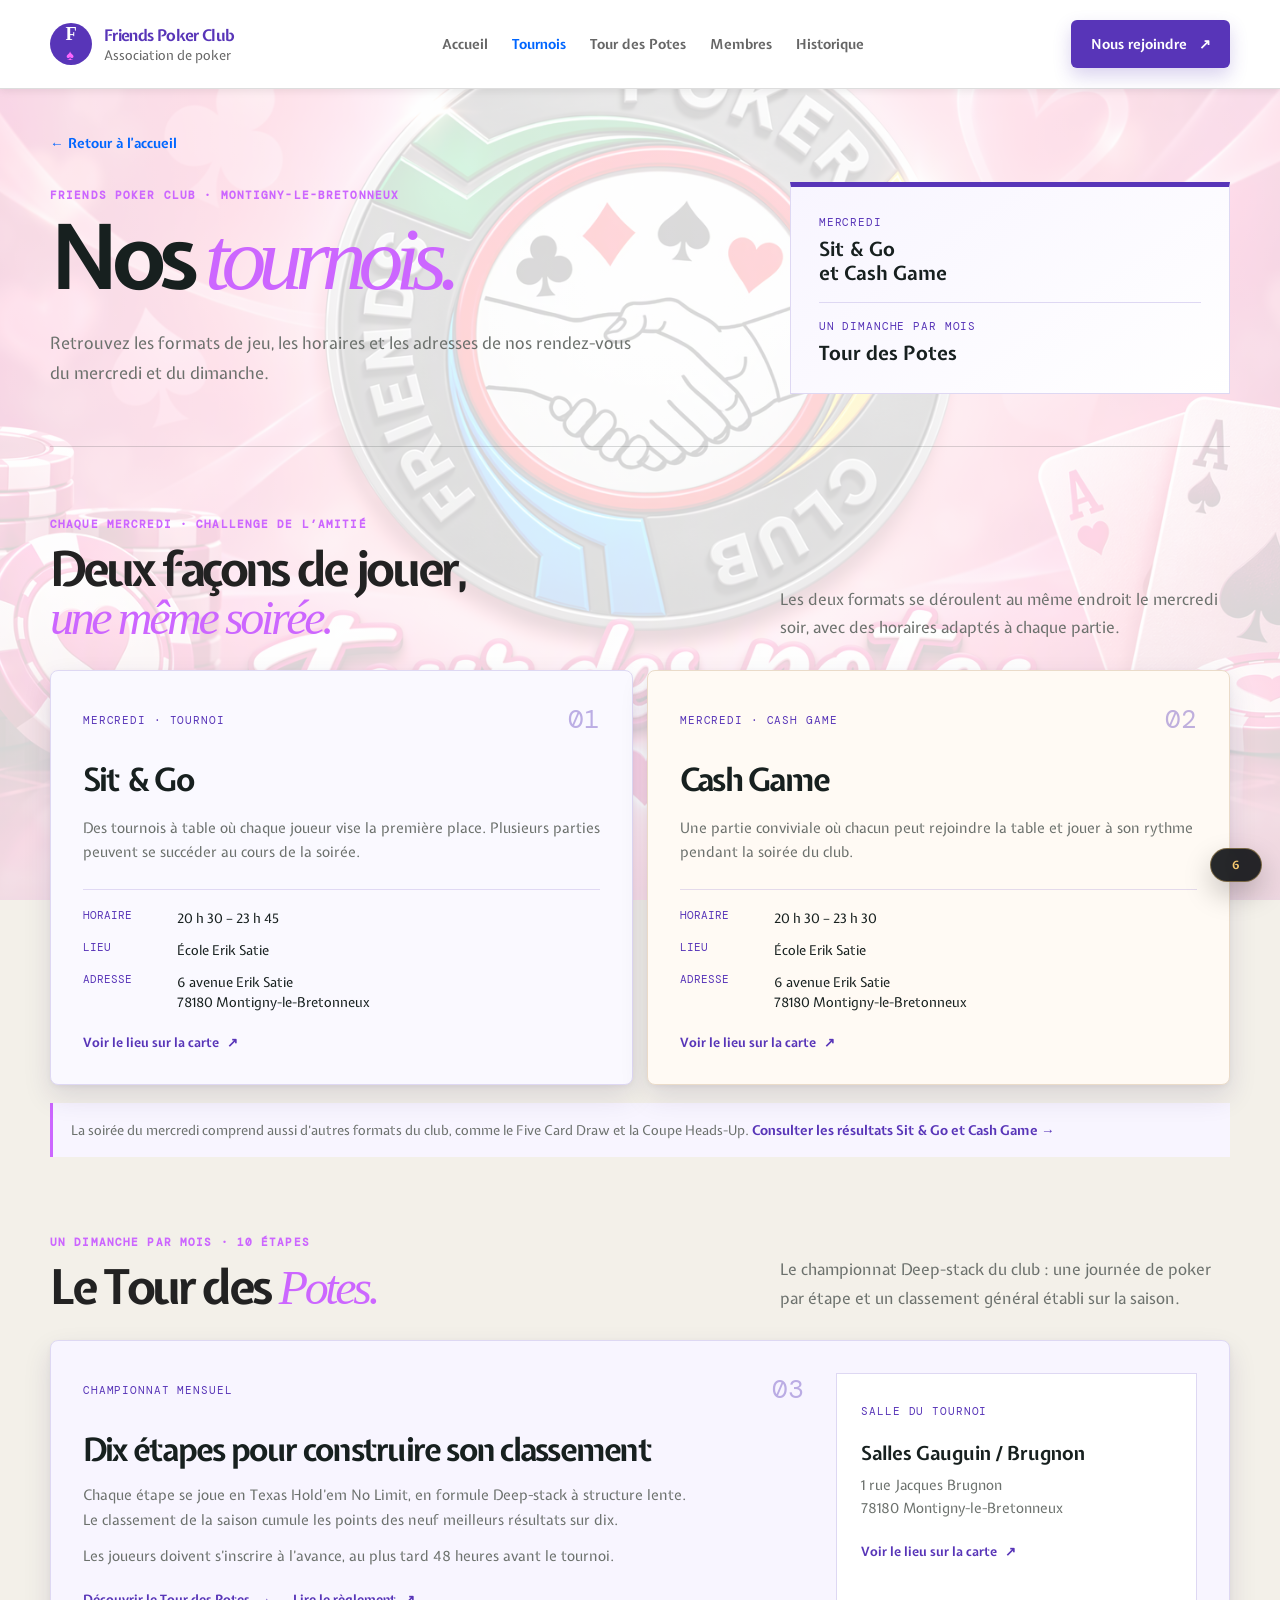
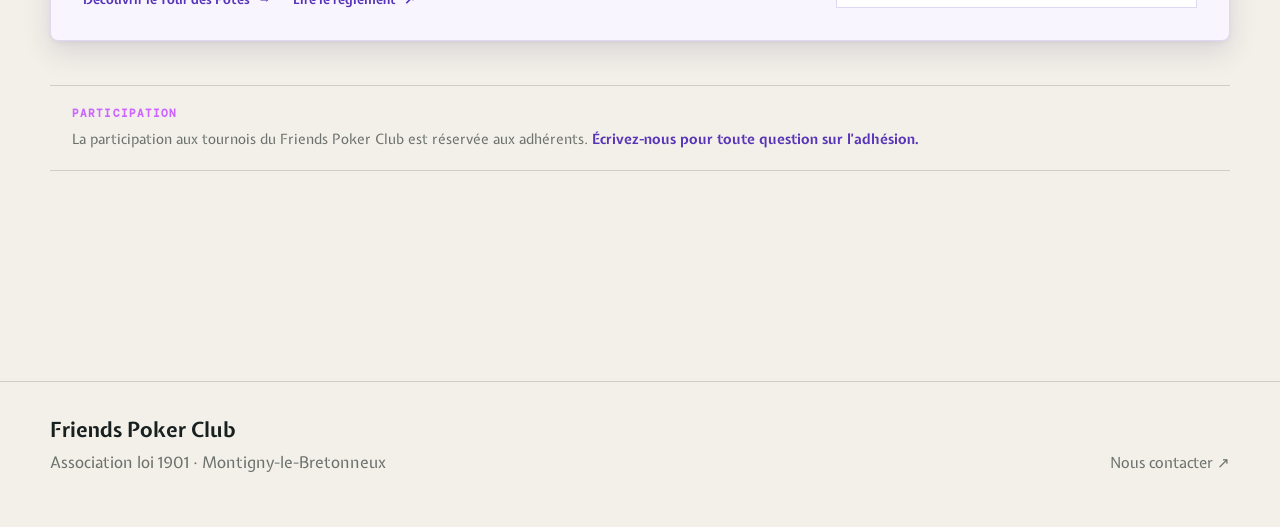
<file: tournois.html>
<!DOCTYPE html>
<html lang="fr">
  <head>
    <meta charset="UTF-8" />
    <meta name="viewport" content="width=device-width, initial-scale=1.0" />
    <title>Tournois et lieux de jeu | Friends Poker Club</title>
    <meta name="description" content="Découvrez les tournois Sit & Go et Cash Game du mercredi, ainsi que le Tour des Potes du Friends Poker Club à Montigny-le-Bretonneux." />
    <link rel="icon" type="image/png" sizes="128x128" href="./favicon.png?v=20261018" />
    <link rel="preconnect" href="https://fonts.googleapis.com" />
    <link rel="preconnect" href="https://fonts.gstatic.com" crossorigin />
    <link href="https://fonts.googleapis.com/css2?family=DM+Mono:wght@400;500&family=Expletus+Sans:wght@400;500;600;700&family=Manrope:wght@400;500;600;700;800&display=swap" rel="stylesheet" />
    <link rel="stylesheet" href="styles.css?v=tournament-card-depth-20261019-0651&amp;wallpaper=20261021" />
  </head>
  <body class="subpage tournaments-page">
    <header class="topbar">
      <div class="container nav">
        <a class="brand" href="./index.html#accueil" aria-label="Friends Poker Club, accueil">
          <div class="brand-mark">F<span>♠</span></div>
          <div>
            <span class="brand-name">Friends Poker Club</span>
            <small>Association de poker</small>
          </div>
        </a>
        <nav class="nav-links" aria-label="Navigation principale">
          <a href="./index.html#accueil">Accueil</a>
          <a class="active" href="./tournois.html" aria-current="page">Tournois</a>
          <a href="./tour-des-potes.html">Tour des Potes</a>
          <a href="./membres.html">Membres</a>
          <a href="./historique.html">Historique</a>
        </nav>
        <a class="button button-primary button-small" href="mailto:friendspokerclub@gmail.com">Nous rejoindre <span aria-hidden="true">↗</span></a>
      </div>
    </header>

    <main class="subpage-main tournaments-main">
      <div class="container">
        <a class="back-link" href="./index.html#accueil">← Retour à l’accueil</a>

        <section class="subpage-hero tournaments-hero" aria-labelledby="tournaments-title">
          <div>
            <p class="eyebrow">Friends Poker Club · Montigny-le-Bretonneux</p>
            <h1 id="tournaments-title">Nos <em>tournois.</em></h1>
            <p class="subpage-lead">Retrouvez les formats de jeu, les horaires et les adresses de nos rendez-vous du mercredi et du dimanche.</p>
          </div>
          <div class="tournaments-hero-note" aria-label="Deux rendez-vous chaque semaine et chaque mois">
            <span>Mercredi</span>
            <strong>Sit &amp; Go<br />et Cash Game</strong>
            <i aria-hidden="true"></i>
            <span>Un dimanche par mois</span>
            <strong>Tour des Potes</strong>
          </div>
        </section>

        <section class="tournament-section" aria-labelledby="wednesday-title">
          <div class="section-header">
            <div>
              <p class="eyebrow">Chaque mercredi · Challenge de l’Amitié</p>
              <h2 id="wednesday-title">Deux façons de jouer,<br /><em>une même soirée.</em></h2>
            </div>
            <p class="section-intro">Les deux formats se déroulent au même endroit le mercredi soir, avec des horaires adaptés à chaque partie.</p>
          </div>

          <div class="tournament-grid">
            <article class="tournament-card tournament-card-sit">
              <div class="tournament-card-top">
                <span class="tournament-label">Mercredi · Tournoi</span>
                <span class="tournament-number" aria-hidden="true">01</span>
              </div>
              <h3>Sit &amp; Go</h3>
              <p>Des tournois à table où chaque joueur vise la première place. Plusieurs parties peuvent se succéder au cours de la soirée.</p>
              <dl class="tournament-details">
                <div><dt>Horaire</dt><dd>20 h 30 – 23 h 45</dd></div>
                <div><dt>Lieu</dt><dd>École Erik Satie</dd></div>
                <div><dt>Adresse</dt><dd>6 avenue Erik Satie<br />78180 Montigny-le-Bretonneux</dd></div>
              </dl>
              <a class="tournament-map-link" href="https://www.openstreetmap.org/search?query=6%20avenue%20Erik%20Satie%2C%2078180%20Montigny-le-Bretonneux" target="_blank" rel="noopener">Voir le lieu sur la carte <span aria-hidden="true">↗</span></a>
            </article>

            <article class="tournament-card tournament-card-cash">
              <div class="tournament-card-top">
                <span class="tournament-label">Mercredi · Cash Game</span>
                <span class="tournament-number" aria-hidden="true">02</span>
              </div>
              <h3>Cash Game</h3>
              <p>Une partie conviviale où chacun peut rejoindre la table et jouer à son rythme pendant la soirée du club.</p>
              <dl class="tournament-details">
                <div><dt>Horaire</dt><dd>20 h 30 – 23 h 30</dd></div>
                <div><dt>Lieu</dt><dd>École Erik Satie</dd></div>
                <div><dt>Adresse</dt><dd>6 avenue Erik Satie<br />78180 Montigny-le-Bretonneux</dd></div>
              </dl>
              <a class="tournament-map-link" href="https://www.openstreetmap.org/search?query=6%20avenue%20Erik%20Satie%2C%2078180%20Montigny-le-Bretonneux" target="_blank" rel="noopener">Voir le lieu sur la carte <span aria-hidden="true">↗</span></a>
            </article>
          </div>

          <p class="tournament-note">La soirée du mercredi comprend aussi d’autres formats du club, comme le Five Card Draw et la Coupe Heads-Up. <a href="./resultats-challenge.html">Consulter les résultats Sit &amp; Go et Cash Game →</a></p>
        </section>

        <section class="tournament-section tournament-monthly" aria-labelledby="monthly-title">
          <div class="section-header">
            <div>
              <p class="eyebrow">Un dimanche par mois · 10 étapes</p>
              <h2 id="monthly-title">Le Tour des <em>Potes.</em></h2>
            </div>
            <p class="section-intro">Le championnat Deep-stack du club : une journée de poker par étape et un classement général établi sur la saison.</p>
          </div>

          <article class="tournament-card tournament-card-wide">
            <div class="tournament-monthly-copy">
              <div class="tournament-card-top">
                <span class="tournament-label">Championnat mensuel</span>
                <span class="tournament-number" aria-hidden="true">03</span>
              </div>
              <h3>Dix étapes pour construire son classement</h3>
              <p>Chaque étape se joue en Texas Hold’em No Limit, en formule Deep-stack à structure lente. Le classement de la saison cumule les points des neuf meilleurs résultats sur dix.</p>
              <p>Les joueurs doivent s’inscrire à l’avance, au plus tard 48 heures avant le tournoi.</p>
              <div class="tournament-actions">
                <a class="tournament-map-link" href="./tour-des-potes.html">Découvrir le Tour des Potes <span aria-hidden="true">→</span></a>
                <a class="tournament-map-link" href="./Règlements/reglement-jeux-et-competitions-202503.pdf" target="_blank" rel="noopener">Lire le règlement <span aria-hidden="true">↗</span></a>
              </div>
            </div>
            <div class="tournament-monthly-place">
              <span class="tournament-label">Salle du tournoi</span>
              <h4>Salles Gauguin / Brugnon</h4>
              <p>1 rue Jacques Brugnon<br />78180 Montigny-le-Bretonneux</p>
              <a class="tournament-map-link" href="https://www.openstreetmap.org/search?query=1%20rue%20Jacques%20Brugnon%2C%2078180%20Montigny-le-Bretonneux" target="_blank" rel="noopener">Voir le lieu sur la carte <span aria-hidden="true">↗</span></a>
            </div>
          </article>
        </section>

        <section class="tournament-membership" aria-label="Participation aux tournois">
          <p class="eyebrow">Participation</p>
          <p>La participation aux tournois du Friends Poker Club est réservée aux adhérents. <a href="mailto:friendspokerclub@gmail.com">Écrivez-nous pour toute question sur l’adhésion.</a></p>
        </section>
      </div>
    </main>

    <footer class="site-footer" id="contact">
      <div class="container footer-inner">
        <div>
          <h3>Friends Poker Club</h3>
          <p>Association loi 1901 · Montigny-le-Bretonneux</p>
        </div>
        <div class="footer-meta">
          <a href="mailto:friendspokerclub@gmail.com">Nous contacter ↗</a>
        </div>
      </div>
    </footer>
    <div class="page-badge" aria-label="Page 6">6</div>
  </body>
</html>
</file>
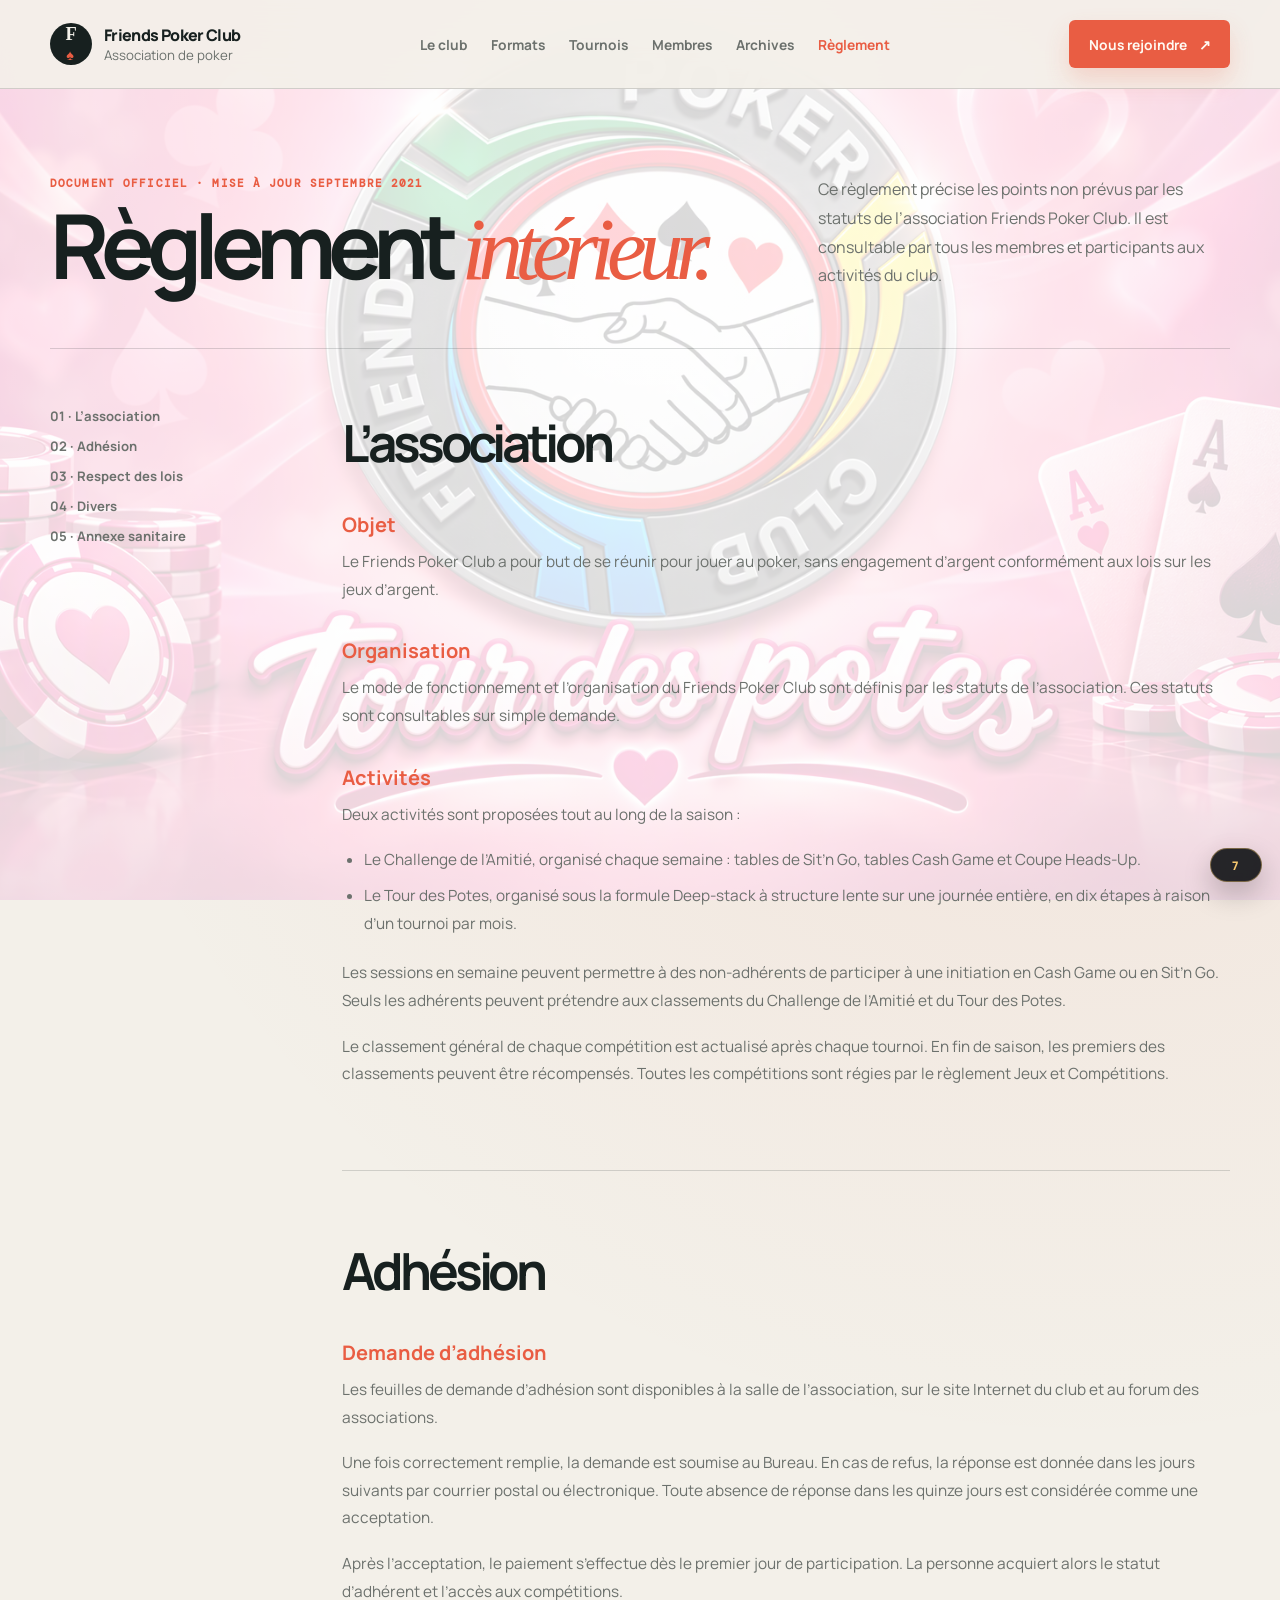
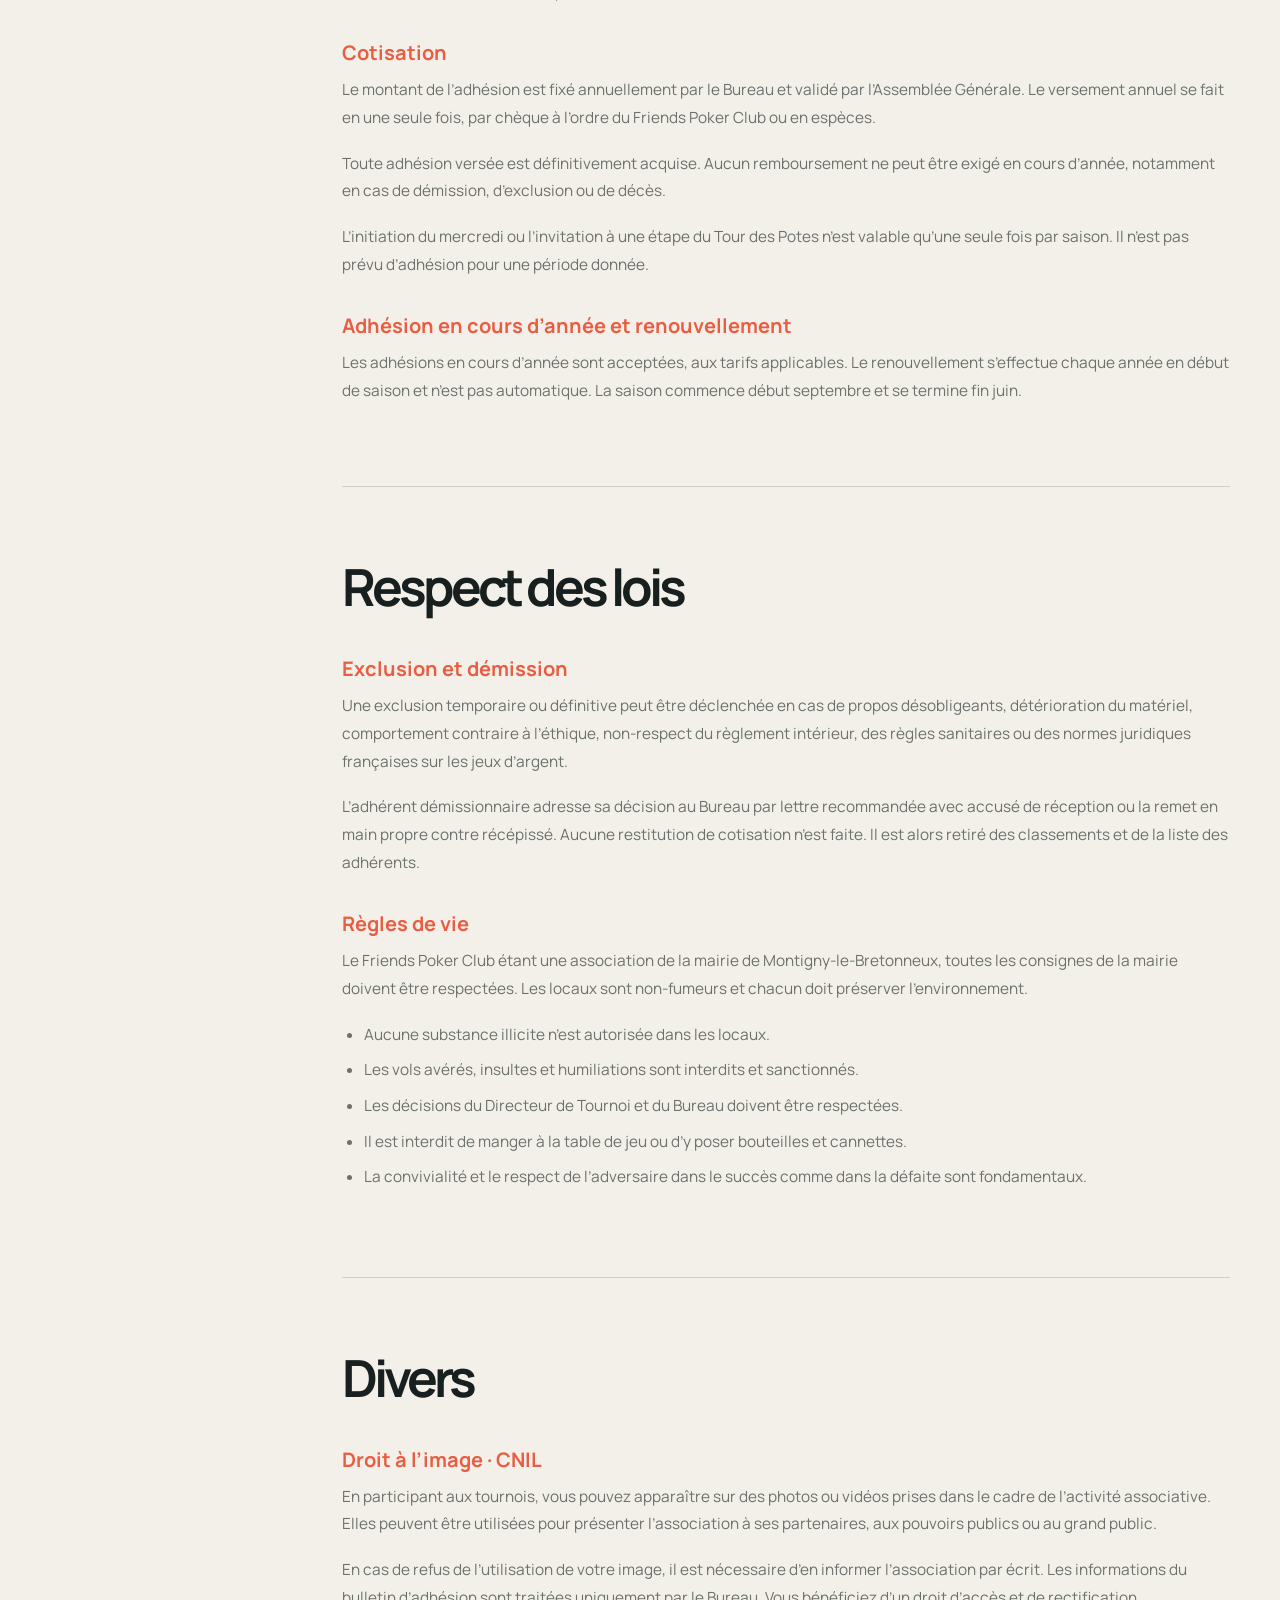
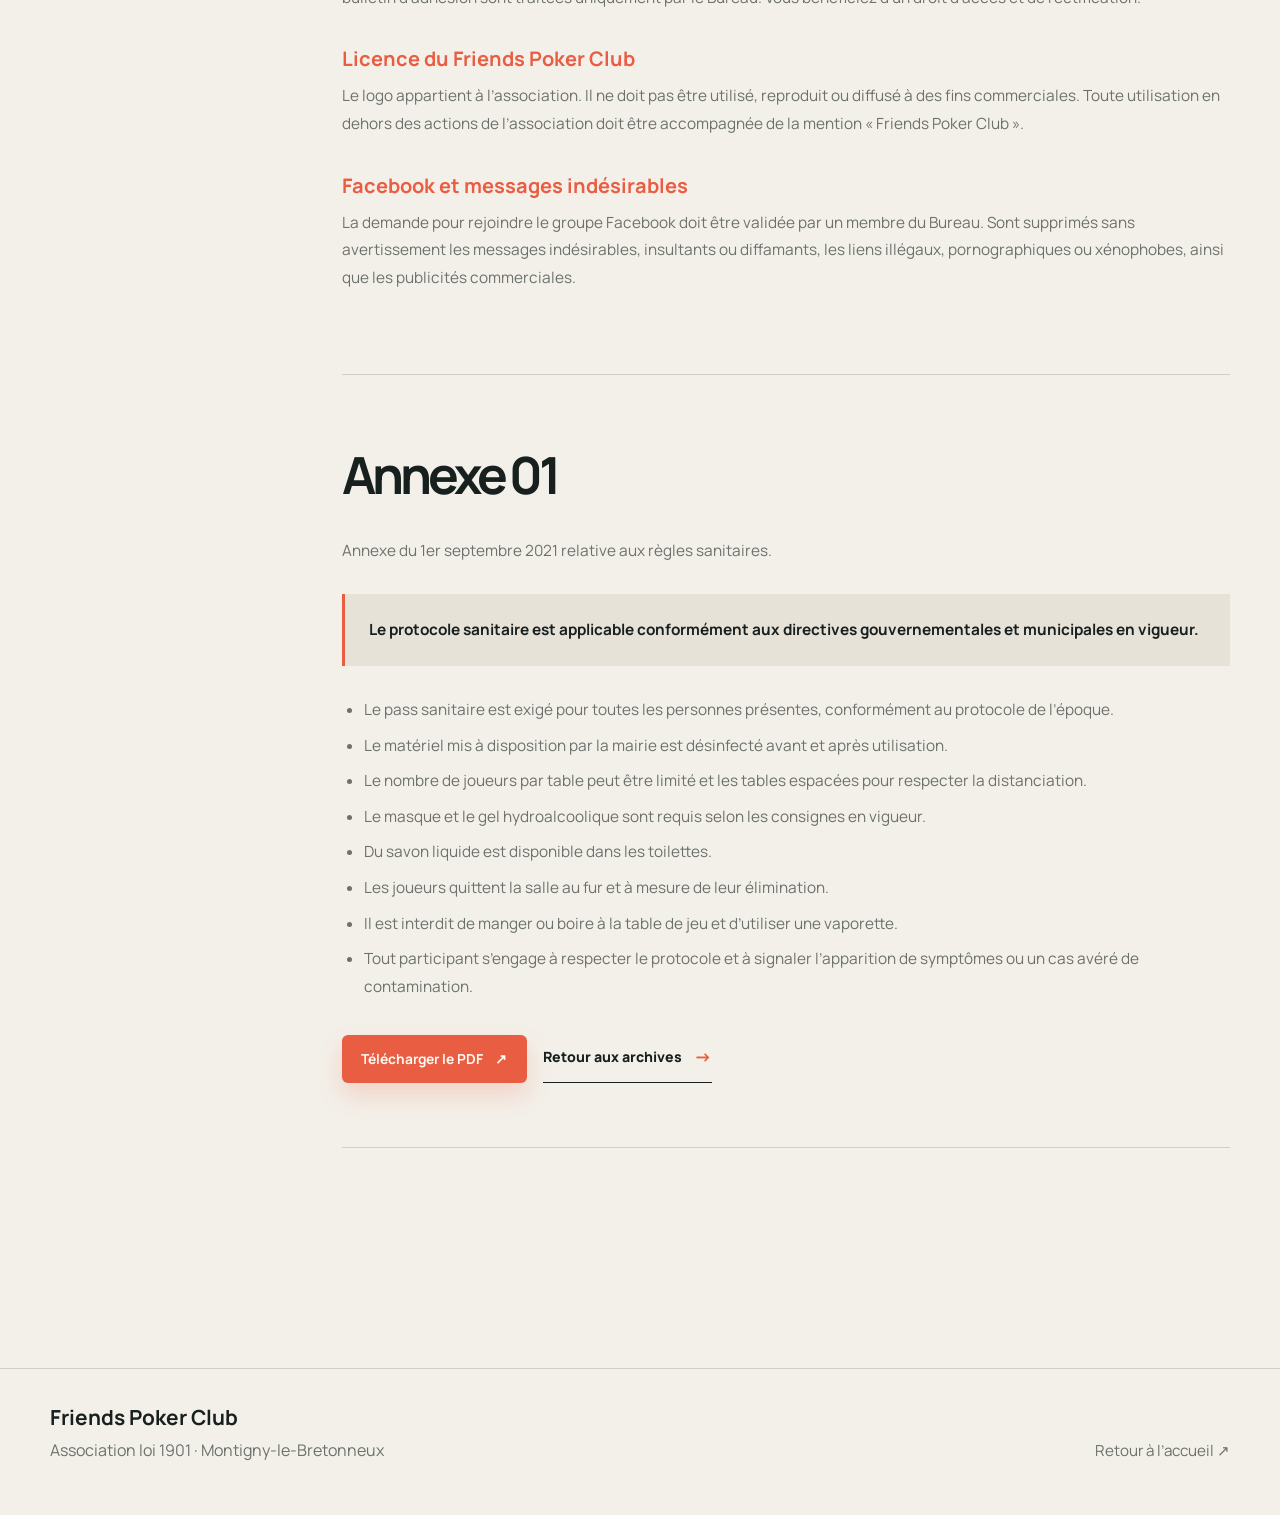
<file: Règlements/reglement-interieur.html>
<!DOCTYPE html>
<html lang="fr">
  <head>
    <meta charset="UTF-8" />
    <meta name="viewport" content="width=device-width, initial-scale=1.0" />
    <title>Règlement intérieur | Friends Poker Club</title>
    <meta name="description" content="Règlement intérieur du Friends Poker Club, mise à jour septembre 2021." />
    <link rel="icon" type="image/png" sizes="128x128" href="../favicon.png?v=20261018" />
    <link rel="preconnect" href="https://fonts.googleapis.com" />
    <link rel="preconnect" href="https://fonts.gstatic.com" crossorigin />
    <link href="https://fonts.googleapis.com/css2?family=DM+Mono:wght@400;500&family=Expletus+Sans:wght@400;500;600;700&family=Manrope:wght@400;500;600;700;800&display=swap" rel="stylesheet" />
    <link rel="stylesheet" href="../styles.css?v=site-wallpaper-20261018-2000&amp;wallpaper=20261021" />
  </head>
  <body class="rules-page">
    <header class="topbar">
      <div class="container nav">
        <a class="brand" href="../index.html#accueil" aria-label="Friends Poker Club, accueil">
          <div class="brand-mark">F<span>♠</span></div>
          <div>
            <span class="brand-name">Friends Poker Club</span>
            <small>Association de poker</small>
          </div>
        </a>
        <nav class="nav-links" aria-label="Navigation principale">
          <a href="../index.html#club">Le club</a>
          <a href="../index.html#formats">Formats</a>
          <a href="../tournois.html">Tournois</a>
          <a href="../membres.html">Membres</a>
          <a href="../historique.html">Archives</a>
          <a class="active" href="./reglement-interieur.html">Règlement</a>
        </nav>
        <a class="button button-primary button-small" href="mailto:friendspokerclub@gmail.com">Nous rejoindre <span aria-hidden="true">↗</span></a>
      </div>
    </header>

    <main class="rules-main">
      <div class="container">
        <section class="rules-hero" aria-labelledby="rules-title">
          <div>
            <p class="eyebrow">Document officiel · Mise à jour septembre 2021</p>
            <h1 id="rules-title">Règlement <em>intérieur.</em></h1>
          </div>
          <p class="rules-summary">Ce règlement précise les points non prévus par les statuts de l’association Friends Poker Club. Il est consultable par tous les membres et participants aux activités du club.</p>
        </section>

        <div class="rules-layout">
          <nav class="rules-index" aria-label="Sommaire du règlement">
            <a href="#association">01 · L’association</a>
            <a href="#adhesion">02 · Adhésion</a>
            <a href="#respect">03 · Respect des lois</a>
            <a href="#divers">04 · Divers</a>
            <a href="#annexe">05 · Annexe sanitaire</a>
          </nav>

          <div class="rules-content">
            <section class="rules-section" id="association">
              <h2>L’association</h2>
              <h3>Objet</h3>
              <p>Le Friends Poker Club a pour but de se réunir pour jouer au poker, sans engagement d’argent conformément aux lois sur les jeux d’argent.</p>
              <h3>Organisation</h3>
              <p>Le mode de fonctionnement et l’organisation du Friends Poker Club sont définis par les statuts de l’association. Ces statuts sont consultables sur simple demande.</p>
              <h3>Activités</h3>
              <p>Deux activités sont proposées tout au long de la saison :</p>
              <ul>
                <li>Le Challenge de l’Amitié, organisé chaque semaine : tables de Sit’n Go, tables Cash Game et Coupe Heads-Up.</li>
                <li>Le Tour des Potes, organisé sous la formule Deep-stack à structure lente sur une journée entière, en dix étapes à raison d’un tournoi par mois.</li>
              </ul>
              <p>Les sessions en semaine peuvent permettre à des non-adhérents de participer à une initiation en Cash Game ou en Sit’n Go. Seuls les adhérents peuvent prétendre aux classements du Challenge de l’Amitié et du Tour des Potes.</p>
              <p>Le classement général de chaque compétition est actualisé après chaque tournoi. En fin de saison, les premiers des classements peuvent être récompensés. Toutes les compétitions sont régies par le règlement Jeux et Compétitions.</p>
            </section>

            <section class="rules-section" id="adhesion">
              <h2>Adhésion</h2>
              <h3>Demande d’adhésion</h3>
              <p>Les feuilles de demande d’adhésion sont disponibles à la salle de l’association, sur le site Internet du club et au forum des associations.</p>
              <p>Une fois correctement remplie, la demande est soumise au Bureau. En cas de refus, la réponse est donnée dans les jours suivants par courrier postal ou électronique. Toute absence de réponse dans les quinze jours est considérée comme une acceptation.</p>
              <p>Après l’acceptation, le paiement s’effectue dès le premier jour de participation. La personne acquiert alors le statut d’adhérent et l’accès aux compétitions.</p>
              <h3>Cotisation</h3>
              <p>Le montant de l’adhésion est fixé annuellement par le Bureau et validé par l’Assemblée Générale. Le versement annuel se fait en une seule fois, par chèque à l’ordre du Friends Poker Club ou en espèces.</p>
              <p>Toute adhésion versée est définitivement acquise. Aucun remboursement ne peut être exigé en cours d’année, notamment en cas de démission, d’exclusion ou de décès.</p>
              <p>L’initiation du mercredi ou l’invitation à une étape du Tour des Potes n’est valable qu’une seule fois par saison. Il n’est pas prévu d’adhésion pour une période donnée.</p>
              <h3>Adhésion en cours d’année et renouvellement</h3>
              <p>Les adhésions en cours d’année sont acceptées, aux tarifs applicables. Le renouvellement s’effectue chaque année en début de saison et n’est pas automatique. La saison commence début septembre et se termine fin juin.</p>
            </section>

            <section class="rules-section" id="respect">
              <h2>Respect des lois</h2>
              <h3>Exclusion et démission</h3>
              <p>Une exclusion temporaire ou définitive peut être déclenchée en cas de propos désobligeants, détérioration du matériel, comportement contraire à l’éthique, non-respect du règlement intérieur, des règles sanitaires ou des normes juridiques françaises sur les jeux d’argent.</p>
              <p>L’adhérent démissionnaire adresse sa décision au Bureau par lettre recommandée avec accusé de réception ou la remet en main propre contre récépissé. Aucune restitution de cotisation n’est faite. Il est alors retiré des classements et de la liste des adhérents.</p>
              <h3>Règles de vie</h3>
              <p>Le Friends Poker Club étant une association de la mairie de Montigny-le-Bretonneux, toutes les consignes de la mairie doivent être respectées. Les locaux sont non-fumeurs et chacun doit préserver l’environnement.</p>
              <ul>
                <li>Aucune substance illicite n’est autorisée dans les locaux.</li>
                <li>Les vols avérés, insultes et humiliations sont interdits et sanctionnés.</li>
                <li>Les décisions du Directeur de Tournoi et du Bureau doivent être respectées.</li>
                <li>Il est interdit de manger à la table de jeu ou d’y poser bouteilles et cannettes.</li>
                <li>La convivialité et le respect de l’adversaire dans le succès comme dans la défaite sont fondamentaux.</li>
              </ul>
            </section>

            <section class="rules-section" id="divers">
              <h2>Divers</h2>
              <h3>Droit à l’image · CNIL</h3>
              <p>En participant aux tournois, vous pouvez apparaître sur des photos ou vidéos prises dans le cadre de l’activité associative. Elles peuvent être utilisées pour présenter l’association à ses partenaires, aux pouvoirs publics ou au grand public.</p>
              <p>En cas de refus de l’utilisation de votre image, il est nécessaire d’en informer l’association par écrit. Les informations du bulletin d’adhésion sont traitées uniquement par le Bureau. Vous bénéficiez d’un droit d’accès et de rectification.</p>
              <h3>Licence du Friends Poker Club</h3>
              <p>Le logo appartient à l’association. Il ne doit pas être utilisé, reproduit ou diffusé à des fins commerciales. Toute utilisation en dehors des actions de l’association doit être accompagnée de la mention « Friends Poker Club ».</p>
              <h3>Facebook et messages indésirables</h3>
              <p>La demande pour rejoindre le groupe Facebook doit être validée par un membre du Bureau. Sont supprimés sans avertissement les messages indésirables, insultants ou diffamants, les liens illégaux, pornographiques ou xénophobes, ainsi que les publicités commerciales.</p>
            </section>

            <section class="rules-section" id="annexe">
              <h2>Annexe 01</h2>
              <p>Annexe du 1er septembre 2021 relative aux règles sanitaires.</p>
              <div class="rules-callout"><p>Le protocole sanitaire est applicable conformément aux directives gouvernementales et municipales en vigueur.</p></div>
              <ul>
                <li>Le pass sanitaire est exigé pour toutes les personnes présentes, conformément au protocole de l’époque.</li>
                <li>Le matériel mis à disposition par la mairie est désinfecté avant et après utilisation.</li>
                <li>Le nombre de joueurs par table peut être limité et les tables espacées pour respecter la distanciation.</li>
                <li>Le masque et le gel hydroalcoolique sont requis selon les consignes en vigueur.</li>
                <li>Du savon liquide est disponible dans les toilettes.</li>
                <li>Les joueurs quittent la salle au fur et à mesure de leur élimination.</li>
                <li>Il est interdit de manger ou boire à la table de jeu et d’utiliser une vaporette.</li>
                <li>Tout participant s’engage à respecter le protocole et à signaler l’apparition de symptômes ou un cas avéré de contamination.</li>
              </ul>
              <div class="rules-actions">
                <a class="button button-primary" href="./reglement-interieur%202021.pdf" target="_blank" rel="noopener">Télécharger le PDF <span aria-hidden="true">↗</span></a>
                <a class="text-link" href="../historique.html">Retour aux archives <span aria-hidden="true">→</span></a>
              </div>
            </section>
          </div>
        </div>
      </div>
    </main>

    <footer class="site-footer">
      <div class="container footer-inner">
        <div>
          <h3>Friends Poker Club</h3>
          <p>Association loi 1901 · Montigny-le-Bretonneux</p>
        </div>
        <div class="footer-meta"><a href="../index.html#accueil">Retour à l’accueil ↗</a></div>
      </div>
    </footer>

    <div class="page-badge" aria-label="Page 7">7</div>
  </body>
</html>
</file>
<file: styles.css>
:root {
  --bg: #0d0d11;
  --bg-soft: #171922;
  --panel: rgba(255, 255, 255, 0.04);
  --panel-strong: rgba(255, 255, 255, 0.08);
  --line: rgba(255, 255, 255, 0.12);
  --text: #f5f5f7;
  --muted: #a9afbb;
  --gold: #f6c76e;
  --gold-soft: #e0a63c;
  --red: #d93232;
  --green: #6ad7a8;
  --shadow: 0 20px 50px rgba(0, 0, 0, 0.28);
}

* {
  box-sizing: border-box;
}

html {
  scroll-behavior: smooth;
}

body {
  margin: 0;
  font-family: 'Inter', sans-serif;
  background:
    radial-gradient(circle at top, rgba(201, 156, 72, 0.2), transparent 28%),
    linear-gradient(180deg, #0a0b0d 0%, #101218 100%);
  color: var(--text);
}

a {
  color: inherit;
  text-decoration: none;
}

.page-badge {
  position: fixed;
  right: 18px;
  bottom: 18px;
  z-index: 50;
  min-width: 52px;
  height: 34px;
  padding: 0 12px;
  border-radius: 999px;
  border: 1px solid rgba(246, 199, 110, 0.4);
  background: rgba(15, 17, 21, 0.9);
  box-shadow: 0 12px 28px rgba(0, 0, 0, 0.22);
  display: grid;
  place-items: center;
  color: var(--gold);
  font-size: 0.74rem;
  font-weight: 800;
  letter-spacing: 0.12em;
  text-transform: uppercase;
  backdrop-filter: blur(8px);
}

@media (max-width: 640px) {
  .page-badge {
    right: 12px;
    bottom: 12px;
    min-width: 46px;
    height: 30px;
    font-size: 0.66rem;
    letter-spacing: 0.1em;
  }
}

img {
  max-width: 100%;
  display: block;
}

.container {
  width: min(1160px, calc(100% - 32px));
  margin: 0 auto;
}

.topbar {
  position: sticky;
  top: 0;
  z-index: 50;
  backdrop-filter: blur(12px);
  background: rgba(15, 17, 21, 0.72);
  border-bottom: 1px solid var(--line);
}

.nav {
  display: flex;
  align-items: center;
  justify-content: space-between;
  min-height: 78px;
  gap: 24px;
}

.brand {
  display: flex;
  align-items: center;
  gap: 12px;
}

.brand-mark {
  width: 42px;
  height: 42px;
  display: grid;
  place-items: center;
  border-radius: 12px;
  background: linear-gradient(135deg, var(--gold), var(--gold-soft));
  color: #100d0a;
  font-weight: 900;
  box-shadow: var(--shadow);
}

.brand-name {
  font-weight: 800;
  letter-spacing: -0.04em;
}

.brand small {
  display: block;
  color: var(--muted);
}

.nav-links {
  display: flex;
  align-items: center;
  gap: 24px;
  color: var(--muted);
}

.nav-links a:hover {
  color: var(--text);
}

.button {
  display: inline-flex;
  align-items: center;
  justify-content: center;
  border-radius: 999px;
  padding: 0.9rem 1.4rem;
  border: 1px solid transparent;
  font-weight: 700;
  transition: transform 0.2s ease, box-shadow 0.2s ease;
}

.button:hover {
  transform: translateY(-1px);
}

.button-primary {
  background: linear-gradient(135deg, var(--gold), var(--gold-soft));
  color: #16120d;
  box-shadow: 0 16px 35px rgba(246, 199, 110, 0.3);
}

.button-secondary {
  border-color: var(--line);
  background: var(--panel);
}

.hero {
  padding: 64px 0 28px;
}

.hero-inner {
  display: grid;
  grid-template-columns: 1.4fr 0.9fr;
  gap: 36px;
  align-items: center;
}

.eyebrow {
  margin: 0 0 14px;
  font-size: 0.78rem;
  letter-spacing: 0.16em;
  text-transform: uppercase;
  color: var(--gold);
  font-weight: 700;
}

.hero-copy h1 {
  margin: 0;
  font-size: clamp(2.7rem, 5vw, 5rem);
  line-height: 0.95;
  letter-spacing: -0.07em;
}

.lead {
  margin-top: 22px;
  max-width: 620px;
  color: var(--muted);
  font-size: 1.1rem;
  line-height: 1.7;
}

.cta-row {
  display: flex;
  gap: 14px;
  flex-wrap: wrap;
  margin-top: 28px;
}

.hero-panel {
  display: flex;
  justify-content: center;
}

.panel-card {
  width: min(420px, 100%);
  border: 1px solid var(--line);
  background: linear-gradient(180deg, rgba(255,255,255,0.06), rgba(255,255,255,0.02));
  border-radius: 28px;
  box-shadow: var(--shadow);
  padding: 26px;
}

.card-highlight {
  position: relative;
  overflow: hidden;
}

.card-highlight::before {
  content: "";
  position: absolute;
  inset: 0;
  background: radial-gradient(circle at top right, rgba(246, 199, 110, 0.2), transparent 32%);
}

.chip {
  display: inline-flex;
  align-items: center;
  gap: 8px;
  padding: 0.5rem 0.8rem;
  border-radius: 999px;
  border: 1px solid rgba(246, 199, 110, 0.3);
  background: rgba(246, 199, 110, 0.08);
  color: var(--gold);
  font-weight: 600;
}

.value-block {
  position: relative;
  margin-top: 26px;
  display: flex;
  align-items: baseline;
  justify-content: space-between;
  gap: 16px;
  border-top: 1px solid var(--line);
  padding-top: 18px;
}

.value-block strong {
  font-size: clamp(2rem, 4vw, 3rem);
  letter-spacing: -0.07em;
}

.value-block span {
  color: var(--muted);
}

.stats-section {
  padding: 18px 0 0;
}

.stats-grid {
  display: grid;
  grid-template-columns: repeat(4, minmax(0, 1fr));
  gap: 18px;
}

.stat-card {
  background: linear-gradient(180deg, rgba(255,255,255,0.06), rgba(255,255,255,0.02));
  border: 1px solid var(--line-light);
  border-radius: 22px;
  padding: 22px 20px;
  box-shadow: 0 16px 28px rgba(23, 32, 31, 0.08);
}

.stat-label {
  color: var(--muted-ink);
  font-size: 0.72rem;
  text-transform: uppercase;
  letter-spacing: 0.12em;
  font-family: 'DM Mono', monospace;
}

.stat-value {
  display: block;
  margin-top: 12px;
  font-size: clamp(1.9rem, 3vw, 2.8rem);
  font-weight: 800;
  letter-spacing: -0.06em;
  color: var(--ink);
}

.home-links-section {
  padding-top: 34px;
}

.home-links-grid {
  margin-top: 20px;
}

.members-section,
.seasons-section {
  padding: 96px 0 0;
}

.section-header {
  display: flex;
  align-items: end;
  justify-content: space-between;
  gap: 24px;
  margin-bottom: 28px;
}

.section-header h2 {
  margin: 0;
  font-size: clamp(2rem, 4vw, 3rem);
  letter-spacing: -0.07em;
}

.search-box {
  min-width: min(100%, 360px);
  display: flex;
  align-items: center;
  gap: 10px;
  padding: 0.9rem 1rem;
  border: 1px solid var(--line);
  border-radius: 14px;
  background: rgba(255,255,255,0.02);
  color: var(--muted);
}

.search-box input {
  appearance: none;
  background: transparent;
  border: 0;
  outline: none;
  width: 100%;
  color: var(--text);
  font: inherit;
}

.search-box input::placeholder {
  color: var(--muted);
}

.filters {
  display: flex;
  flex-wrap: wrap;
  gap: 10px;
  margin-bottom: 26px;
}

.filter-btn {
  border: 1px solid var(--line);
  background: rgba(255,255,255,0.02);
  color: var(--text);
  padding: 0.7rem 1rem;
  border-radius: 999px;
  font: inherit;
  cursor: pointer;
  transition: all 0.2s ease;
}

.filter-btn.active {
  background: linear-gradient(135deg, rgba(246,199,110,0.18), rgba(224,166,60,0.2));
  border-color: rgba(246, 199, 110, 0.5);
  color: var(--gold);
}

.members-grid {
  display: grid;
  grid-template-columns: repeat(auto-fit, minmax(220px, 1fr));
  gap: 18px;
}

.member-card {
  background: rgba(255,255,255,0.03);
  border: 1px solid var(--line);
  border-radius: 22px;
  padding: 20px 18px;
  box-shadow: var(--shadow);
}

.member-card-header {
  display: flex;
  justify-content: space-between;
  gap: 12px;
  align-items: flex-start;
}

.member-card h3 {
  margin: 0;
  font-size: 1.2rem;
}

.member-card p {
  margin: 8px 0 0;
  color: var(--muted);
}

.badge {
  border-radius: 999px;
  font-size: 0.72rem;
  font-weight: 700;
  padding: 0.42rem 0.72rem;
  white-space: nowrap;
}

.badge.available {
  background: rgba(106, 215, 168, 0.12);
  color: var(--green);
  border: 1px solid rgba(106, 215, 168, 0.35);
}

.badge.unavailable {
  background: rgba(217, 50, 50, 0.08);
  color: #ff8d8d;
  border: 1px solid rgba(217, 50, 50, 0.32);
}

.member-meta {
  margin-top: 18px;
  display: flex;
  flex-wrap: wrap;
  gap: 8px;
}

.meta-pill {
  display: inline-flex;
  padding: 0.42rem 0.7rem;
  border-radius: 999px;
  font-size: 0.75rem;
  border: 1px solid var(--line);
  background: rgba(255,255,255,0.02);
  color: var(--muted);
}

.timeline {
  display: grid;
  gap: 16px;
  margin-top: 10px;
}

.timeline-item {
  display: grid;
  grid-template-columns: 180px 1fr;
  gap: 18px;
  align-items: center;
  padding: 18px 20px;
  border: 1px solid var(--line);
  border-radius: 20px;
  background: rgba(255,255,255,0.02);
}

.timeline-year {
  font-weight: 800;
  font-size: 1.2rem;
  color: var(--gold);
}

.timeline-content h3 {
  margin: 0 0 8px;
  font-size: 1.1rem;
}

.timeline-content p {
  margin: 0;
  color: var(--muted);
}

.site-footer {
  margin-top: 80px;
  padding: 28px 0 48px;
  border-top: 1px solid var(--line);
}

.footer-inner {
  display: flex;
  justify-content: space-between;
  align-items: end;
  gap: 20px;
}

.site-footer h3 {
  margin: 0 0 8px;
  font-size: 1.3rem;
}

.site-footer p {
  margin: 0;
  color: var(--muted);
}

.footer-meta {
  color: var(--muted);
  font-size: 0.95rem;
}

.empty-state {
  grid-column: 1 / -1;
  text-align: center;
  padding: 42px 20px;
  border: 1px dashed var(--line);
  border-radius: 22px;
  color: var(--muted);
}

@media (max-width: 860px) {
  .hero-inner,
  .section-header,
  .footer-inner,
  .timeline-item {
    grid-template-columns: 1fr;
    display: grid;
  }

  .nav {
    flex-wrap: wrap;
    padding: 18px 0;
  }

  .nav-links {
    order: 3;
    width: 100%;
    justify-content: center;
    flex-wrap: wrap;
  }

  .stats-grid {
    grid-template-columns: repeat(2, minmax(0, 1fr));
  }
}

@media (max-width: 560px) {
  .stats-grid {
    grid-template-columns: 1fr;
  }

  .hero {
    padding-top: 42px;
  }

  .cta-row {
    flex-direction: column;
    align-items: stretch;
  }

  .button {
    width: 100%;
  }
}

/* Association landing page */
:root {
  --ink: #17201f;
  --paper: #f3f0e9;
  --paper-deep: #e7e2d8;
  --coral: #e95d43;
  --teal: #0e5d5b;
  --muted-ink: #6c716d;
  --line-light: rgba(23, 32, 31, 0.16);
  --shadow-light: 0 22px 50px rgba(23, 32, 31, 0.12);
}

html {
  background: var(--paper);
}

body {
  font-family: 'Manrope', sans-serif;
  background: var(--paper);
  color: var(--ink);
}

.container {
  width: min(1180px, calc(100% - 48px));
}

.topbar {
  background: rgba(243, 240, 233, 0.9);
  border-bottom: 1px solid var(--line-light);
  backdrop-filter: blur(18px);
}

.nav {
  min-height: 88px;
}

.brand-mark {
  width: 42px;
  height: 42px;
  border-radius: 50%;
  background: var(--ink);
  color: var(--paper);
  box-shadow: none;
  font-family: Georgia, serif;
  font-size: 1.15rem;
}

.brand-mark span {
  color: var(--coral);
  font-size: 0.9rem;
  margin-left: -2px;
}

.brand-name {
  color: var(--ink);
  letter-spacing: -0.04em;
}

.brand small,
.nav-links {
  color: var(--muted-ink);
}

.nav-links a {
  font-size: 0.86rem;
  font-weight: 700;
  transition: color 0.2s ease;
}

.nav-links a.active,
.nav-links a:hover {
  color: var(--coral);
}

.button {
  border-radius: 6px;
  padding: 0.85rem 1.15rem;
  font-size: 0.86rem;
  gap: 12px;
}

.button-primary {
  background: var(--coral);
  color: #fffaf3;
  box-shadow: 0 12px 24px rgba(233, 93, 67, 0.2);
}

.hero {
  padding: 92px 0 0;
  background:
    radial-gradient(circle at 75% 40%, rgba(233, 93, 67, 0.14), transparent 27%),
    linear-gradient(180deg, var(--paper) 0%, #eee9df 100%);
}

.hero-grid {
  display: grid;
  grid-template-columns: minmax(0, 1.35fr) minmax(280px, 0.65fr);
  gap: 80px;
  align-items: end;
}

.hero-copy h1 {
  max-width: 780px;
  margin: 0;
  color: var(--ink);
  font-size: clamp(3.2rem, 7vw, 6.7rem);
  line-height: 0.94;
  letter-spacing: -0.09em;
}

.hero-copy h1 em {
  color: var(--coral);
  font-family: Georgia, serif;
  font-weight: 400;
}

.eyebrow {
  color: var(--coral);
  font-family: 'DM Mono', monospace;
  font-size: 0.7rem;
  letter-spacing: 0.1em;
}

.lead {
  max-width: 600px;
  margin: 28px 0 0;
  color: var(--muted-ink);
  font-size: 1.05rem;
  line-height: 1.8;
}

.cta-row {
  align-items: center;
  margin-top: 34px;
}

.text-link {
  display: inline-flex;
  align-items: center;
  gap: 12px;
  color: var(--ink);
  font-size: 0.88rem;
  font-weight: 800;
  border-bottom: 1px solid var(--ink);
  padding-bottom: 4px;
}

.text-link span {
  color: var(--coral);
  font-size: 1.1rem;
}

.hero-note {
  min-height: 290px;
  display: flex;
  flex-direction: column;
  justify-content: space-between;
  padding: 24px;
  border: 1px solid var(--ink);
  background: var(--teal);
  color: #f3f0e9;
  transform: rotate(2deg);
  box-shadow: 12px 12px 0 var(--coral);
}

.note-index,
.note-caption {
  font-family: 'DM Mono', monospace;
  font-size: 0.67rem;
  text-transform: uppercase;
  letter-spacing: 0.1em;
}

.note-suit {
  color: var(--coral);
  font-family: Georgia, serif;
  font-size: 6.5rem;
  line-height: 0.8;
}

.hero-note p {
  max-width: 230px;
  margin: 0;
  font-size: 1.15rem;
  font-weight: 700;
  line-height: 1.35;
}

.note-caption {
  color: rgba(243, 240, 233, 0.65);
}

.hero-marquee {
  display: flex;
  align-items: center;
  gap: 18px;
  margin-top: 110px;
  padding: 17px 0;
  border-top: 1px solid var(--line-light);
  color: var(--muted-ink);
  font-family: 'DM Mono', monospace;
  font-size: 0.68rem;
  letter-spacing: 0.1em;
  text-transform: uppercase;
}

.hero-marquee i {
  width: 5px;
  height: 5px;
  border-radius: 50%;
  background: var(--coral);
}

.club-section {
  padding: 110px 0 90px;
}

.club-grid {
  display: grid;
  grid-template-columns: 1fr 1fr;
  gap: 80px;
  align-items: start;
}

.club-grid h2,
.section-header h2 {
  max-width: 600px;
  margin: 0;
  color: var(--ink);
  font-size: clamp(2.2rem, 4vw, 4rem);
  line-height: 0.98;
  letter-spacing: -0.08em;
}

.club-copy {
  padding-top: 34px;
}

.club-copy p,
.section-intro {
  max-width: 450px;
  margin: 0 0 28px;
  color: var(--muted-ink);
  font-size: 1rem;
  line-height: 1.8;
}

.association-section {
  padding: 90px 0 0;
  background: var(--teal);
  color: #f3f0e9;
}

.association-header {
  display: grid;
  grid-template-columns: 1fr 1fr;
  gap: 80px;
  align-items: end;
}

.association-section h2,
.association-section h3 {
  color: #f3f0e9;
}

.association-section h2 {
  margin: 0;
  font-size: clamp(2.2rem, 4vw, 4rem);
  line-height: 0.98;
  letter-spacing: -0.08em;
}

.association-section h2 em {
  color: var(--coral);
  font-family: Georgia, serif;
  font-weight: 400;
}

.association-section .section-intro {
  max-width: 500px;
  margin: 0;
  color: rgba(243, 240, 233, 0.75);
}

.activity-grid {
  display: grid;
  grid-template-columns: repeat(2, 1fr);
  gap: 1px;
  margin-top: 72px;
  border-top: 1px solid rgba(243, 240, 233, 0.22);
  border-left: 1px solid rgba(243, 240, 233, 0.22);
}

.activity-card {
  min-height: 160px;
  padding: 22px;
  border-right: 1px solid rgba(243, 240, 233, 0.22);
  border-bottom: 1px solid rgba(243, 240, 233, 0.22);
}

.activity-card span {
  color: var(--coral);
  font-family: 'DM Mono', monospace;
  font-size: 0.7rem;
}

.activity-card h3 {
  margin: 28px 0 8px;
  font-size: 1.2rem;
}

.activity-card p {
  margin: 0;
  color: rgba(243, 240, 233, 0.65);
  font-size: 0.82rem;
  line-height: 1.6;
}

.association-lower {
  display: grid;
  grid-template-columns: 1fr 1fr;
  gap: 80px;
  padding: 82px 0 90px;
}

.format-list {
  border-top: 1px solid rgba(243, 240, 233, 0.22);
}

.format-item {
  padding: 18px 0;
  border-bottom: 1px solid rgba(243, 240, 233, 0.22);
}

.format-item h3 {
  margin: 0 0 8px;
  font-size: 1rem;
}

.format-item p,
.format-item small {
  display: block;
  margin: 0;
  color: rgba(243, 240, 233, 0.65);
  font-size: 0.78rem;
  line-height: 1.6;
}

.format-item small {
  margin-top: 5px;
  color: rgba(243, 240, 233, 0.48);
}

.ethics-block {
  padding: 24px;
  background: rgba(0, 0, 0, 0.12);
}

.ethics-block h3 {
  margin: 0 0 24px;
  font-size: 1.55rem;
  line-height: 1.15;
}

.ethics-block ul {
  display: grid;
  gap: 12px;
  margin: 0;
  padding: 0;
  list-style: none;
}

.ethics-block li {
  padding-left: 20px;
  color: rgba(243, 240, 233, 0.72);
  font-size: 0.78rem;
  line-height: 1.5;
  position: relative;
}

.ethics-block li::before {
  content: '＋';
  position: absolute;
  left: 0;
  color: var(--coral);
}

.documents-block {
  margin-top: 70px;
}

.program-section,
.formats-section {
  padding: 100px 0 0;
}

.program-section .section-header,
.formats-section .section-header {
  margin-bottom: 42px;
}

.program-section h2,
.formats-section h2 {
  color: var(--ink);
  font-size: clamp(2.2rem, 4vw, 4rem);
  line-height: 0.98;
  letter-spacing: -0.08em;
}

.program-section h2 em,
.formats-section h2 em {
  color: var(--coral);
  font-family: Georgia, serif;
  font-weight: 400;
}

.program-grid {
  display: grid;
  grid-template-columns: 1fr 1fr;
  gap: 12px;
}

.program-card {
  min-height: 300px;
  display: flex;
  flex-direction: column;
  align-items: flex-start;
  padding: 28px;
  border: 1px solid var(--line-light);
  background: var(--paper-deep);
  color: var(--ink);
  text-decoration: none;
  transition: transform 0.2s ease, box-shadow 0.2s ease, border-color 0.2s ease;
}

.program-card:hover,
.program-card:focus-visible {
  transform: translate(-2px, -2px);
  box-shadow: 6px 6px 0 rgba(88, 53, 184, 0.15);
  border-color: rgba(88, 53, 184, 0.5);
}

.program-card-challenge {
  min-height: 340px;
  padding: 32px 28px;
  background: linear-gradient(135deg, #1f193b 0%, #3d2c6f 100%);
  color: var(--paper);
}

.program-card-challenge h3 {
  font-size: 2.1rem;
}

.program-card-challenge p {
  font-size: 0.92rem;
  max-width: 460px;
}

.program-card-potes {
  background: linear-gradient(135deg, #ffe7d4 0%, #ffd5a6 100%);
  color: var(--ink);
}

.program-card-tournaments-info {
  grid-column: 1 / -1;
  min-height: 0;
  flex-direction: row;
  align-items: center;
  justify-content: space-between;
  gap: 24px;
  padding: 20px 28px;
  border-color: rgba(88, 53, 184, 0.18);
  background: linear-gradient(110deg, #f5f1ff, #fbfaff);
  color: #2d1c59;
}

.program-card-tournaments-info h3 {
  margin: 5px 0;
  font-size: 1.3rem;
}

.program-card-tournaments-info p {
  max-width: 620px;
  margin: 0;
  color: #625a70;
  font-size: 0.82rem;
}

.program-card-tournaments-info .program-day {
  color: #5835b8;
}

.program-card-tournaments-info .text-link {
  flex: none;
  color: #5835b8;
  border-color: rgba(88, 53, 184, 0.45);
}

.program-card-dark {
  background: var(--ink);
  color: var(--paper);
}

.program-day {
  color: var(--coral);
  font-family: 'DM Mono', monospace;
  font-size: 0.68rem;
  letter-spacing: 0.05em;
  text-transform: uppercase;
}

.program-card-challenge .program-day {
  color: #ffb0d9;
}

.program-card-potes .program-day {
  color: #7a3d00;
}

.program-card h3 {
  margin: auto 0 12px;
  color: inherit;
  font-size: 1.8rem;
  letter-spacing: -0.06em;
}

.program-card p {
  max-width: 420px;
  margin: 0 0 24px;
  color: var(--muted-ink);
  font-size: 0.86rem;
  line-height: 1.7;
}

.program-card-challenge p {
  color: rgba(255, 255, 255, 0.78);
}

.program-card-potes p {
  color: rgba(32, 20, 10, 0.72);
}

.program-card-dark p {
  color: rgba(243, 240, 233, 0.68);
}

.program-card .text-link {
  display: inline-flex;
  align-items: center;
  gap: 6px;
  font-size: 0.82rem;
  font-weight: 700;
  color: inherit;
  text-decoration: none;
  border-bottom: 1px solid currentColor;
  opacity: 0.9;
}

.program-card-challenge .text-link {
  color: #ffffff;
  border-color: rgba(255, 255, 255, 0.8);
}

.program-card-potes .text-link {
  color: #2d1b0d;
  border-color: rgba(45, 27, 13, 0.5);
}

.program-card-dark .text-link {
  color: var(--paper);
  border-color: rgba(243, 240, 233, 0.7);
}

.format-showcase {
  display: grid;
  grid-template-columns: repeat(2, 1fr);
  gap: 1px;
  border-top: 1px solid var(--line-light);
  border-left: 1px solid var(--line-light);
}

.format-showcase-card {
  min-height: 190px;
  padding: 22px;
  border-right: 1px solid var(--line-light);
  border-bottom: 1px solid var(--line-light);
  background: rgba(255, 255, 255, 0.16);
}

.format-showcase-card:nth-child(3) {
  background: var(--coral);
  color: #fffaf3;
}

.format-showcase-card:nth-child(3) h3,
.format-showcase-card:nth-child(3) p,
.format-showcase-card:nth-child(3) small {
  color: #fffaf3;
}

.format-number {
  color: var(--coral);
  font-family: 'DM Mono', monospace;
  font-size: 0.68rem;
}

.format-showcase-card:nth-child(3) .format-number {
  color: var(--ink);
}

.format-showcase-card h3 {
  margin: 32px 0 8px;
  color: var(--ink);
  font-size: 1.15rem;
  letter-spacing: -0.04em;
}

.format-showcase-card p,
.format-showcase-card small {
  display: block;
  margin: 0;
  color: var(--muted-ink);
  font-size: 0.76rem;
  line-height: 1.6;
}

.format-showcase-card small {
  margin-top: 8px;
  opacity: 0.8;
}

.documents-list {
  display: flex;
  flex-wrap: wrap;
  gap: 8px;
}

.document-pill {
  display: inline-flex;
  flex-direction: column;
  gap: 5px;
  padding: 9px 12px;
  border: 1px solid var(--line-light);
  border-radius: 4px;
  color: var(--muted-ink);
  font-size: 0.74rem;
}

.document-available {
  color: var(--ink);
  transition: border-color 0.2s ease, background 0.2s ease;
}

.document-available:hover {
  border-color: var(--coral);
  background: rgba(233, 93, 67, 0.08);
}

.document-pill small {
  color: var(--coral);
  font-family: 'DM Mono', monospace;
  font-size: 0.61rem;
  text-transform: uppercase;
  letter-spacing: 0.04em;
}

.document-missing {
  opacity: 0.55;
}

/* Public-site visual language */
body:not(.rules-page) {
  position: relative;
  isolation: isolate;
  font-family: 'Expletus Sans', sans-serif;
  background: transparent;
  color: #222;
}

.rules-page {
  position: relative;
  isolation: isolate;
  background: transparent;
}

body:not(.rules-page)::before,
.rules-page::before {
  content: '';
  position: fixed;
  inset: 0;
  z-index: -1;
  background:
    linear-gradient(rgba(255, 255, 255, 0.84), rgba(255, 255, 255, 0.84)),
    url('./P%C3%A9pito/tour%20des%20potes%20VF.png?v=site-wallpaper-20261021') center / cover no-repeat;
  pointer-events: none;
}

body:not(.rules-page) .topbar {
  background: #fff;
  border-bottom: 1px solid #ddd;
  box-shadow: 0 2px 8px rgba(0, 0, 0, 0.08);
}

body:not(.rules-page) .brand-mark {
  border-radius: 50%;
  background: #5835b8;
  color: #fff;
  box-shadow: none;
}

body:not(.rules-page) .brand-mark span {
  color: #ff66ff;
}

body:not(.rules-page) .brand-name {
  color: #5835b8;
}

body:not(.rules-page) .brand small,
body:not(.rules-page) .nav-links {
  color: #666;
}

body:not(.rules-page) .nav-links a.active,
body:not(.rules-page) .nav-links a:hover {
  color: #0066ff;
}

body:not(.rules-page) .button-primary {
  background: #5835b8;
  color: #fff;
  box-shadow: 0 8px 18px rgba(88, 53, 184, 0.22);
}

body:not(.rules-page) .site-banner {
  position: relative;
  width: min(100% - 48px, 1440px);
  height: clamp(150px, 22vw, 280px);
  margin: 24px auto;
  overflow: hidden;
  border: 9px solid transparent;
  border-radius: 16px;
  background:
    linear-gradient(#222, #222) padding-box,
    linear-gradient(135deg, #5835b8 0%, #cc66ff 48%, #e95d9b 100%) border-box;
  box-shadow: inset 0 0 0 2px rgba(255, 255, 255, 0.78), 0 12px 32px rgba(36, 24, 57, 0.2);
}

body:not(.rules-page) .site-banner::before {
  content: '';
  position: absolute;
  z-index: 1;
  inset: 4px;
  border: 1px solid rgba(255, 255, 255, 0.68);
  border-radius: 4px;
  pointer-events: none;
}

body:not(.rules-page) .site-banner-slides,
body:not(.rules-page) .site-banner-slide {
  position: absolute;
  inset: 0;
}

body:not(.rules-page) .site-banner-slide {
  opacity: 0;
  transition: opacity 0.8s ease;
}

body:not(.rules-page) .site-banner-slide.is-active {
  opacity: 1;
}

body:not(.rules-page) .site-banner-slide::after {
  content: '';
  position: absolute;
  inset: 0;
  pointer-events: none;
}

body:not(.rules-page) .site-banner-slide img {
  display: block;
  width: 100%;
  height: 100%;
  object-fit: cover;
  object-position: center;
  background: linear-gradient(135deg, #171922 0%, #5835b8 55%, #e95d9b 100%);
}

body:not(.rules-page) .site-banner-caption {
  position: absolute;
  z-index: 1;
  left: max(24px, calc((100% - 1180px) / 2));
  bottom: clamp(24px, 5vw, 64px);
  display: grid;
  gap: 10px;
  max-width: 540px;
  color: #fff;
}

body:not(.rules-page) .site-banner-caption span {
  color: #ff66ff;
  font-family: 'DM Mono', monospace;
  font-size: 0.72rem;
  letter-spacing: 0.12em;
  text-transform: uppercase;
}

body:not(.rules-page) .site-banner-caption strong {
  font-size: clamp(1.5rem, 3.2vw, 3rem);
  line-height: 1.05;
  font-weight: 600;
}

body:not(.rules-page) .site-banner-control {
  position: absolute;
  z-index: 2;
  top: 50%;
  width: 42px;
  height: 42px;
  display: grid;
  place-items: center;
  border: 1px solid rgba(255, 255, 255, 0.7);
  border-radius: 50%;
  background: rgba(20, 12, 42, 0.45);
  color: #fff;
  font: 2rem/1 'Expletus Sans', sans-serif;
  cursor: pointer;
  transform: translateY(-50%);
}

body:not(.rules-page) .site-banner-control:hover {
  background: #5835b8;
}

body:not(.rules-page) .site-banner-prev {
  left: 24px;
}

body:not(.rules-page) .site-banner-next {
  right: 24px;
}

body:not(.rules-page) .site-banner-dots {
  position: absolute;
  z-index: 2;
  right: max(24px, calc((100% - 1180px) / 2));
  bottom: 28px;
  display: flex;
  gap: 8px;
}

body:not(.rules-page) .site-banner-dots button {
  width: 9px;
  height: 9px;
  padding: 0;
  border: 1px solid #fff;
  border-radius: 50%;
  background: transparent;
  cursor: pointer;
}

body:not(.rules-page) .site-banner-dots button.is-active {
  background: #ff66ff;
  border-color: #ff66ff;
}

.home-date-marquee {
  width: min(100% - 48px, 1440px);
  margin: -4px auto 0;
  overflow: hidden;
  border: 2px solid transparent;
  border-radius: 999px;
  background:
    linear-gradient(rgba(255, 255, 255, 0.92), rgba(255, 255, 255, 0.92)) padding-box,
    linear-gradient(105deg, #153e82, #2878c8, #72b9e8, #2878c8, #153e82) border-box;
  box-shadow: 0 8px 22px rgba(31, 91, 151, 0.14);
}

.home-date-marquee-track {
  display: flex;
  width: max-content;
  animation: home-date-marquee-scroll 26s linear infinite;
}

.home-date-marquee-track span {
  flex: none;
  padding: 14px 44px;
  background: linear-gradient(90deg, #153e82 0%, #1e5f9a 34%, #1d6da3 58%, #1c5fa0 82%, #153e82 100%);
  background-clip: text;
  color: transparent;
  font-family: Georgia, 'Times New Roman', serif;
  font-size: clamp(1.05rem, 2.1vw, 1.55rem);
  font-style: italic;
  font-weight: 700;
  letter-spacing: 0.015em;
  white-space: nowrap;
}

.home-date-marquee:hover .home-date-marquee-track {
  animation-play-state: paused;
}

@keyframes home-date-marquee-scroll {
  to {
    transform: translateX(-50%);
  }
}

@media (prefers-reduced-motion: reduce) {
  .home-date-marquee-track {
    width: 100%;
    animation: none;
    justify-content: center;
    transform: none;
  }

  .home-date-marquee-track span + span {
    display: none;
  }

  body:not(.rules-page) .site-banner-slide {
    transition: none;
  }

  .steps-grid article {
    transition: none;
  }

  .steps-grid article:hover,
  .steps-grid article:focus-within {
    transform: none;
  }

  .tournament-card {
    transition: none;
  }

  .tournament-card:hover {
    transform: none;
  }
}

body:not(.rules-page) .hero {
  padding-top: 34px;
  background: transparent;
}

body:not(.rules-page) .home-hero {
  padding: 54px 0 0;
}

body:not(.rules-page) .home-hero-grid {
  display: grid;
  grid-template-columns: minmax(0, 1.2fr) minmax(0, 1.1fr);
  gap: clamp(20px, 2.5vw, 36px);
  align-items: stretch;
}

body:not(.rules-page) .home-hero-grid > .hero-copy,
body:not(.rules-page) .home-hero-grid > .tdp-home-feature-content {
  height: 420px;
}

body:not(.rules-page) .home-hero .hero-copy {
  position: relative;
  isolation: isolate;
  display: flex;
  flex-direction: column;
  justify-content: space-between;
  padding: 24px;
  overflow: hidden;
  border: 2px solid #5835b8;
  border-radius: 24px;
  background:
    linear-gradient(rgba(255, 255, 255, 0.72), rgba(255, 255, 255, 0.72)),
    url('./P%C3%A9pito/P%C3%A9pito.JPG') center 38% / cover no-repeat;
  box-shadow: 0 0 0 4px rgba(204, 102, 255, 0.24), 0 14px 30px rgba(88, 53, 184, 0.2);
}

body:not(.rules-page) .home-hero .hero-copy > .eyebrow {
  margin: 0;
}

body:not(.rules-page) .home-hero .hero-copy-bottom {
  max-width: 38ch;
  margin-top: auto;
  padding-top: 72px;
}

body:not(.rules-page) .home-hero .hero-copy > * {
  transition: opacity 0.2s ease;
}

body:not(.rules-page) .hero-photo-toggle {
  display: none;
  position: absolute;
  right: 14px;
  bottom: 14px;
  z-index: 2;
  padding: 10px 14px;
  border: 1px solid rgba(255, 255, 255, 0.8);
  border-radius: 999px;
  background: rgba(20, 12, 42, 0.8);
  color: #fff;
  font: 600 0.85rem/1.2 'Manrope', sans-serif;
  cursor: pointer;
}

body:not(.rules-page) .home-hero .hero-copy:has(a:focus-visible),
body:not(.rules-page) .home-hero .hero-copy.is-photo-revealed {
  background: url('./P%C3%A9pito/P%C3%A9pito.JPG') center 38% / cover no-repeat;
}

body:not(.rules-page) .home-hero .hero-copy:has(a:focus-visible) > :not(.hero-photo-toggle),
body:not(.rules-page) .home-hero .hero-copy.is-photo-revealed > :not(.hero-photo-toggle) {
  opacity: 0;
}

body:not(.rules-page) .home-hero .hero-copy.is-photo-revealed > :not(.hero-photo-toggle) {
  pointer-events: none;
}

@media (hover: none) and (pointer: coarse) {
  body:not(.rules-page) .hero-photo-toggle {
    display: inline-flex;
    align-items: center;
    justify-content: center;
    min-height: 44px;
  }
}

@media (hover: hover) {
  body:not(.rules-page) .home-hero .hero-copy:hover {
    background: url('./P%C3%A9pito/P%C3%A9pito.JPG') center 38% / cover no-repeat;
  }

  body:not(.rules-page) .home-hero .hero-copy:hover > * {
    opacity: 0;
  }
}

body:not(.rules-page) .home-hero .hero-copy h1 {
  color: #222;
  font-size: clamp(2rem, 2.9vw, 2.9rem);
  line-height: 1;
  letter-spacing: -0.07em;
}

body:not(.rules-page) .home-hero .hero-copy h1 em {
  color: #a53dcc;
}

body:not(.rules-page) .home-hero .hero-copy .lead {
  max-width: 38ch;
  margin-top: 20px;
  font-size: 1rem;
  line-height: 1.65;
}

body:not(.rules-page) .tdp-home-feature-content {
  display: flex;
  flex-direction: column;
  width: 100%;
  text-align: center;
}

body:not(.rules-page) .tdp-home-feature-content .eyebrow {
  margin-bottom: 8px;
}

body:not(.rules-page) .tdp-home-feature-content h2 {
  margin: 0 0 18px;
  color: #5835b8;
  font-family: 'Expletus Sans', sans-serif;
  font-size: clamp(1rem, 1.6vw, 1.25rem);
  letter-spacing: 0.01em;
  line-height: 1.2;
}

body:not(.rules-page) .tdp-home-feature-content a {
  flex: 1;
  min-height: 0;
  display: flex;
  padding: 9px;
  overflow: hidden;
  border: 2px solid #5835b8;
  border-radius: 24px;
  background: linear-gradient(135deg, #5835b8 0%, #cc66ff 48%, #e95d9b 100%);
  box-shadow: 0 0 0 4px rgba(204, 102, 255, 0.24), 0 14px 30px rgba(88, 53, 184, 0.28);
  transition: transform 0.2s ease, box-shadow 0.2s ease, border-color 0.2s ease;
}

body:not(.rules-page) .tdp-home-feature-content a:hover,
body:not(.rules-page) .tdp-home-feature-content a:focus-visible {
  transform: translate(-2px, -2px);
  border-color: #cc66ff;
  box-shadow: 0 0 0 4px rgba(204, 102, 255, 0.3), 0 20px 36px rgba(88, 53, 184, 0.36);
}

body:not(.rules-page) .tdp-home-feature-content img {
  width: 100%;
  height: 100%;
  min-height: 0;
  flex: 1;
  object-fit: cover;
  border: 2px solid #fff;
  border-radius: 15px;
}

body:not(.rules-page) .hero-copy h1,
body:not(.rules-page) .club-grid h2,
body:not(.rules-page) .section-header h2 {
  color: #222;
}

body:not(.rules-page) .hero-copy h1 em,
body:not(.rules-page) .club-grid h2 em,
body:not(.rules-page) .section-header h2 em {
  color: #cc66ff;
}

body:not(.rules-page) .eyebrow {
  color: #cc66ff;
}

body:not(.rules-page) .hero-note {
  min-height: 0;
  padding: 0;
  display: flex;
  flex-direction: column;
  overflow: hidden;
  border: 1px solid #bbb;
  border-radius: 0;
  background: #5835b8;
  transform: none;
  box-shadow: 10px 10px 0 #cc66ff;
}

body:not(.rules-page) .hero-note > img {
  width: 100%;
  height: auto;
  min-height: 0;
  flex: 1;
  object-fit: cover;
}

body:not(.rules-page) .hero-note-caption {
  display: flex;
  flex-direction: column;
  justify-content: center;
  gap: 18px;
  padding: 22px;
  color: #fff;
}

body:not(.rules-page) .hero-note-caption p {
  margin: 0;
  font-size: 1.05rem;
  line-height: 1.45;
}

body:not(.rules-page) .hero-note-contact {
  align-self: flex-end;
  margin-top: 8px;
  color: #fff;
  border-color: rgba(255, 255, 255, 0.8);
}

body:not(.rules-page) .hero-note-contact span {
  color: #ff66ff;
}

body:not(.rules-page) .note-index {
  color: #ff66ff;
}

body:not(.rules-page) .homepage-photo-strip {
  display: flex;
  justify-content: center;
  margin-top: 42px;
}

body:not(.rules-page) .homepage-photo-strip img {
  width: min(100%, 640px);
  height: 220px;
  object-fit: cover;
  border: 1px solid #ddd;
}

body:not(.rules-page) .homepage-photo-strip img:first-child {
  object-fit: contain;
  padding: 18px;
  background: #f7f7f7;
}

body:not(.rules-page) .hero-marquee {
  margin-top: 42px;
  border-color: #ddd;
  color: #666;
}

body:not(.rules-page) .hero-marquee i {
  background: #ff66ff;
}

@media (max-width: 1050px) {
  body:not(.rules-page) .home-hero-grid {
    grid-template-columns: minmax(0, 1fr);
    max-width: 640px;
    gap: 36px;
  }

  body:not(.rules-page) .home-hero-grid > .hero-copy,
  body:not(.rules-page) .home-hero-grid > .tdp-home-feature-content,
  body:not(.rules-page) .home-hero-grid > .hero-note {
    height: auto;
  }

  body:not(.rules-page) .home-hero .hero-copy {
    display: block;
    padding: 24px;
  }

  body:not(.rules-page) .home-hero .hero-copy-bottom {
    padding-top: 36px;
  }

  body:not(.rules-page) .hero-photo-toggle {
    position: static;
    margin-top: 20px;
  }

  body:not(.rules-page) .tdp-home-feature-content {
    grid-row: 2;
  }

  body:not(.rules-page) .tdp-home-feature-content a {
    flex: initial;
  }

  body:not(.rules-page) .tdp-home-feature-content img {
    height: auto;
  }

  body:not(.rules-page) .home-hero .hero-note {
    grid-row: 3;
    max-width: 100%;
    min-height: 420px;
  }

  body:not(.rules-page) .home-hero .hero-note > img {
    height: 275px;
    flex: initial;
  }
}

body:not(.rules-page) .home-links-section {
  padding: 94px 0 20px;
  background: rgba(255, 255, 255, 0.8);
}

body:not(.rules-page) .home-links-section .section-header {
  margin-bottom: 38px;
}

body:not(.rules-page) .home-links-section h2 {
  color: #222;
  font-size: clamp(2.2rem, 4vw, 4rem);
  line-height: 0.98;
  letter-spacing: -0.08em;
}

body:not(.rules-page) .home-links-section h2 em {
  color: #cc66ff;
  font-family: Georgia, serif;
  font-weight: 400;
}

body:not(.rules-page) .home-links-grid {
  display: grid;
  grid-template-columns: repeat(4, minmax(0, 1fr));
  grid-auto-rows: minmax(205px, 1fr);
  gap: 1px;
  border: 1px solid #d9d9d9;
  border-radius: 8px;
  background: #d9d9d9;
}

body:not(.rules-page) .home-link-card {
  position: relative;
  min-height: 0;
  display: flex;
  flex-direction: column;
  align-items: flex-start;
  padding: 22px;
  border: 0;
  background: #f7f7f7;
  color: #222;
  transition: transform 0.2s ease, box-shadow 0.2s ease;
}

body:not(.rules-page) .home-link-card:hover,
body:not(.rules-page) .home-link-card:focus-visible {
  position: relative;
  z-index: 1;
  box-shadow: inset 0 0 0 2px #5835b8;
}

body:not(.rules-page) .home-link-number {
  color: #0066ff;
  font-family: 'DM Mono', monospace;
  font-size: 0.68rem;
}

body:not(.rules-page) .home-link-card h3 {
  margin: auto 0 8px;
  max-width: 260px;
  color: inherit;
  font-size: 1.25rem;
  line-height: 1.1;
}

body:not(.rules-page) .home-link-card p {
  max-width: 280px;
  margin: 0;
  color: #666;
  font-size: 0.8rem;
  line-height: 1.55;
}

body:not(.rules-page) .home-link-card-main {
  flex: 1;
  display: block;
  width: 100%;
  color: inherit;
  text-decoration: none;
}

body:not(.rules-page) .home-link-card-actions {
  margin-top: auto;
  display: flex;
  flex-wrap: wrap;
  gap: 8px;
}

body:not(.rules-page) .home-link-card-actions a {
  display: inline-flex;
  align-items: center;
  justify-content: center;
  padding: 7px 10px;
  border: 1px solid rgba(88, 53, 184, 0.2);
  border-radius: 999px;
  background: rgba(88, 53, 184, 0.06);
  color: #2d1c59;
  font-size: 0.72rem;
  font-weight: 700;
  text-decoration: none;
  transition: background 0.2s ease, border-color 0.2s ease;
}

body:not(.rules-page) .home-link-card-actions a:hover,
body:not(.rules-page) .home-link-card-actions a:focus-visible {
  background: rgba(88, 53, 184, 0.12);
  border-color: rgba(88, 53, 184, 0.45);
}

body:not(.rules-page) .home-link-arrow {
  position: absolute;
  top: 20px;
  right: 20px;
  color: #5835b8;
  font-size: 1.3rem;
}

body:not(.rules-page) .home-link-card-tone-2 {
  background-color: #fff0f5;
}

body:not(.rules-page) .home-link-card-tone-3 {
  background-color: #f7cadd;
}

body:not(.rules-page) .home-link-card-tone-4 {
  background-color: #f2bad1;
}

body:not(.rules-page) .home-link-card-tone-5 {
  background-color: #eda9c4;
}

body:not(.rules-page) .home-links-grid > .home-link-card-tone-2:hover,
body:not(.rules-page) .home-links-grid > .home-link-card-tone-2:focus-visible,
body:not(.rules-page) .home-links-grid > .home-link-card-tone-3:hover,
body:not(.rules-page) .home-links-grid > .home-link-card-tone-3:focus-visible,
body:not(.rules-page) .home-links-grid > .home-link-card-tone-4:hover,
body:not(.rules-page) .home-links-grid > .home-link-card-tone-4:focus-visible,
body:not(.rules-page) .home-links-grid > .home-link-card-tone-5:hover,
body:not(.rules-page) .home-links-grid > .home-link-card-tone-5:focus-visible {
  z-index: 2;
  box-shadow: 6px 6px 0 #cc66ff;
  transform: translate(-2px, -2px);
}

body:not(.rules-page) .home-links-grid > .home-link-card-agenda:hover,
body:not(.rules-page) .home-links-grid > .home-link-card-agenda:focus-visible {
  z-index: 2;
  box-shadow: 6px 6px 0 #cc66ff;
  transform: translate(-2px, -2px);
}

body:not(.rules-page) .home-link-card-tone-2 .home-link-number,
body:not(.rules-page) .home-link-card-tone-3 .home-link-number,
body:not(.rules-page) .home-link-card-tone-4 .home-link-number,
body:not(.rules-page) .home-link-card-tone-5 .home-link-number {
  color: #7e2347;
}

body:not(.rules-page) .home-link-card-tone-2 .home-link-arrow,
body:not(.rules-page) .home-link-card-tone-3 .home-link-arrow,
body:not(.rules-page) .home-link-card-tone-4 .home-link-arrow,
body:not(.rules-page) .home-link-card-tone-5 .home-link-arrow {
  color: #4a1740;
}

body:not(.rules-page) .home-link-card-tone-2 p,
body:not(.rules-page) .home-link-card-tone-3 p,
body:not(.rules-page) .home-link-card-tone-4 p,
body:not(.rules-page) .home-link-card-tone-5 p {
  color: #4a3640;
}

body:not(.rules-page) .home-link-card-agenda {
  grid-column: span 2;
  grid-row: span 2;
  background:
    linear-gradient(110deg, rgba(42, 20, 91, 0.9), rgba(88, 53, 184, 0.55)),
    url('./Agenda/agenda%20friends%202026%202027.JPG?v=agenda-20261018-1903') center/cover no-repeat;
  background-color: #5835b8;
  color: #fff;
}

body:not(.rules-page) .home-links-grid > .home-link-card-agenda {
  border-top-left-radius: 7px;
}

body:not(.rules-page) .home-links-grid > .home-link-card:nth-child(3) {
  border-top-right-radius: 7px;
}

body:not(.rules-page) .home-links-grid > .home-link-card:nth-child(4) {
  border-bottom-left-radius: 7px;
}

body:not(.rules-page) .home-links-grid > .home-link-card:nth-child(5) {
  border-bottom-right-radius: 7px;
}

body:not(.rules-page) .home-link-card-agenda h3 {
  max-width: 380px;
  font-size: clamp(1.5rem, 2.2vw, 2rem);
}

body:not(.rules-page) .home-link-card-agenda .home-link-number,
body:not(.rules-page) .home-link-card-agenda .home-link-arrow {
  color: #ffd77a;
}

body:not(.rules-page) .home-link-card-agenda .home-link-arrow {
  font-size: 1.8rem;
}

body:not(.rules-page) .home-link-card-agenda p {
  color: rgba(255, 255, 255, 0.8);
}

@media (max-width: 760px) {
  body:not(.rules-page) .home-links-section {
    padding-top: 62px;
  }

  body:not(.rules-page) .home-links-grid {
    grid-template-columns: repeat(2, minmax(0, 1fr));
    grid-auto-rows: minmax(190px, auto);
  }

  body:not(.rules-page) .home-link-card-agenda {
    grid-row: auto;
    border-top-right-radius: 7px;
  }

  body:not(.rules-page) .home-links-grid > .home-link-card:nth-child(4) {
    border-bottom-left-radius: 7px;
  }

  body:not(.rules-page) .home-links-grid > .home-link-card:nth-child(5) {
    border-bottom-right-radius: 7px;
  }
}

@media (max-width: 480px) {
  body:not(.rules-page) .home-links-grid {
    grid-template-columns: 1fr;
  }

  body:not(.rules-page) .home-link-card-agenda {
    grid-column: auto;
  }

  body:not(.rules-page) .home-links-grid > .home-link-card:nth-child(5) {
    border-bottom-left-radius: 7px;
    border-bottom-right-radius: 7px;
  }

  body:not(.rules-page) .home-links-grid > .home-link-card:nth-child(3) {
    border-top-right-radius: 0;
  }

  body:not(.rules-page) .home-links-grid > .home-link-card:nth-child(4) {
    border-bottom-left-radius: 0;
  }
}

/* Club subpages */
.subpage {
  min-height: 100vh;
  background: var(--paper);
  color: var(--ink);
}

.tournaments-page {
  background-color: #fffafd;
  background-image:
    radial-gradient(ellipse at 8% 12%, rgba(244, 201, 222, 0.28), transparent 36%),
    radial-gradient(ellipse at 92% 48%, rgba(211, 198, 241, 0.24), transparent 38%),
    url("data:image/svg+xml,%3Csvg xmlns='http://www.w3.org/2000/svg' viewBox='0 0 1440 360' preserveAspectRatio='none'%3E%3Cpath d='M-40 105 C180 35 300 175 520 105 S860 35 1080 105 S1370 175 1480 95' fill='none' stroke='%23d9b8df' stroke-opacity='.34' stroke-width='2'/%3E%3Cpath d='M-40 130 C180 60 300 200 520 130 S860 60 1080 130 S1370 200 1480 120' fill='none' stroke='%23e9bfd3' stroke-opacity='.38' stroke-width='2'/%3E%3Cpath d='M-40 285 C180 215 300 355 520 285 S860 215 1080 285 S1370 355 1480 275' fill='none' stroke='%23c7b8e8' stroke-opacity='.3' stroke-width='2'/%3E%3C/svg%3E");
  background-size: auto, auto, 100% 360px;
  background-repeat: no-repeat, no-repeat, repeat-y;
}

.subpage-main {
  padding: 42px 0 100px;
}

.agenda-view-page {
  min-height: 100vh;
  display: flex;
  flex-direction: column;
}

.agenda-view-main {
  flex: 1;
  padding: 28px 0 48px;
}

.agenda-view-main .back-link {
  margin-bottom: 20px;
}

.agenda-view-figure {
  width: fit-content;
  max-width: 100%;
  margin: 0 auto;
  padding: 14px;
  border: 1px solid rgba(88, 53, 184, 0.16);
  background: rgba(255, 255, 255, 0.88);
  box-shadow: 0 16px 44px rgba(45, 28, 89, 0.14);
}

.agenda-view-figure img {
  display: block;
  width: auto;
  max-width: min(100%, 650px);
  max-height: calc(100svh - 180px);
  height: auto;
  object-fit: contain;
  margin: 0 auto;
}

.agenda-view-figure figcaption {
  padding-top: 10px;
  color: #5835b8;
  font-size: 0.76rem;
  font-weight: 700;
  text-align: center;
}

.back-link {
  display: inline-flex;
  margin-bottom: 42px;
  color: #0066ff;
  font-size: 0.85rem;
  font-weight: 700;
}

.subpage-hero {
  display: grid;
  grid-template-columns: minmax(0, 1fr) minmax(300px, 0.8fr);
  gap: 72px;
  align-items: center;
  padding-bottom: 64px;
  border-bottom: 1px solid var(--line-light);
}

.subpage-hero h1 {
  margin: 0;
  color: var(--ink);
  font-size: clamp(3.2rem, 7vw, 6.5rem);
  line-height: 0.9;
  letter-spacing: -0.09em;
}

.subpage-hero h1 em,
.subpage-content-grid h2 em,
.tour-steps h2 em {
  color: #cc66ff;
  font-family: Georgia, serif;
  font-weight: 400;
}

.subpage-lead {
  max-width: 590px;
  margin: 28px 0 0;
  color: var(--muted-ink);
  font-size: 1.05rem;
  line-height: 1.8;
}

.subpage-hero-art {
  height: auto;
  aspect-ratio: 3 / 2;
  overflow: hidden;
  border: 1px solid #bbb;
  background: #f78fba;
  box-shadow: 10px 10px 0 #cc66ff;
}

.subpage-hero-art img {
  width: 100%;
  height: 100%;
  object-fit: cover;
}

.tour-facts {
  display: grid;
  grid-template-columns: repeat(4, 1fr);
  margin: 54px 0 96px;
  border-top: 1px solid var(--line-light);
  border-bottom: 1px solid var(--line-light);
}

.tour-facts article {
  min-height: 130px;
  padding: 22px;
  border-right: 1px solid var(--line-light);
}

.tour-facts article:last-child {
  border-right: 0;
}

.tour-facts span {
  display: block;
  color: #0066ff;
  font-family: 'DM Mono', monospace;
  font-size: 0.68rem;
  text-transform: uppercase;
}

.tour-facts strong {
  display: block;
  margin-top: 18px;
  color: var(--ink);
  font-size: 1.25rem;
  line-height: 1.15;
}

.subpage-content-grid {
  display: grid;
  grid-template-columns: 1fr 0.72fr;
  gap: 80px;
  align-items: start;
  padding-bottom: 100px;
}

.subpage-content-grid h2,
.tour-steps h2 {
  margin: 0 0 26px;
  color: var(--ink);
  font-size: clamp(2.2rem, 4vw, 4rem);
  line-height: 0.98;
  letter-spacing: -0.08em;
}

.subpage-content-grid > div > p:not(.eyebrow) {
  max-width: 650px;
  color: var(--muted-ink);
  font-size: 0.96rem;
  line-height: 1.8;
}

.tour-highlight {
  padding: 28px;
  background: #f7f7f7;
  border: 1px solid #d9d9d9;
  border-top: 5px solid #5835b8;
}

.tour-highlight h3 {
  margin: 0 0 24px;
  color: var(--ink);
  font-size: 1.45rem;
  line-height: 1.2;
}

.tour-highlight ul {
  display: grid;
  gap: 12px;
  margin: 0;
  padding: 0;
  list-style: none;
}

.tour-highlight li {
  padding-left: 18px;
  color: var(--muted-ink);
  font-size: 0.84rem;
  line-height: 1.5;
  position: relative;
}

.tour-highlight li::before {
  content: '✓';
  position: absolute;
  left: 0;
  color: #cc66ff;
  font-weight: 800;
}

.tournaments-main .back-link {
  margin-bottom: 30px;
}

.tournaments-hero {
  grid-template-columns: minmax(0, 1.1fr) minmax(260px, 0.7fr);
  gap: 48px;
  padding-bottom: 52px;
}

.tournaments-hero-note {
  display: grid;
  gap: 8px;
  padding: 28px;
  border: 1px solid #ded8f3;
  border-top: 5px solid #5835b8;
  background: linear-gradient(145deg, #f8f5ff, #fff);
}

.tournaments-hero-note span,
.tournament-label {
  color: #5835b8;
  font-family: 'DM Mono', monospace;
  font-size: 0.68rem;
  letter-spacing: 0.08em;
  text-transform: uppercase;
}

.tournaments-hero-note strong {
  color: var(--ink);
  font-size: 1.22rem;
  line-height: 1.25;
}

.tournaments-hero-note i {
  width: 100%;
  height: 1px;
  margin: 8px 0;
  background: #ded8f3;
}

.tournament-section {
  padding-top: 70px;
}

.tournament-section .section-header {
  margin-bottom: 28px;
}

.tournament-section .section-header h2 {
  margin: 0;
  color: var(--ink);
  font-size: clamp(2rem, 4vw, 3rem);
  letter-spacing: -0.07em;
  line-height: 1;
}

.tournament-section .section-header h2 em {
  color: #cc66ff;
  font-family: Georgia, serif;
  font-weight: 400;
}

.tournament-grid {
  display: grid;
  grid-template-columns: repeat(2, minmax(0, 1fr));
  gap: 14px;
}

.tournament-card {
  padding: clamp(20px, 3vw, 32px);
  border: 1px solid #ded8f3;
  border-radius: 8px;
  background: #faf9ff;
  box-shadow: 0 12px 28px rgba(45, 28, 89, 0.12), 0 2px 6px rgba(45, 28, 89, 0.06);
  transition: transform 0.2s ease, box-shadow 0.2s ease;
}

.tournament-card:hover {
  transform: translateY(-3px);
  box-shadow: 0 18px 34px rgba(45, 28, 89, 0.16), 0 4px 10px rgba(45, 28, 89, 0.08);
}

.tournament-card-cash {
  border-color: #eadbc9;
  background: #fffaf4;
}

.tournament-card-top {
  display: flex;
  align-items: center;
  justify-content: space-between;
  gap: 14px;
}

.tournament-number {
  color: rgba(88, 53, 184, 0.38);
  font-family: 'DM Mono', monospace;
  font-size: 1.6rem;
}

.tournament-card h3 {
  margin: 22px 0 10px;
  color: var(--ink);
  font-size: clamp(1.45rem, 2.5vw, 2rem);
  letter-spacing: -0.055em;
}

.tournament-card > p,
.tournament-monthly-copy > p {
  max-width: 620px;
  color: var(--muted-ink);
  font-size: 0.9rem;
  line-height: 1.7;
}

.tournament-details {
  display: grid;
  gap: 12px;
  margin: 24px 0 18px;
  padding-top: 18px;
  border-top: 1px solid rgba(88, 53, 184, 0.16);
}

.tournament-details > div {
  display: grid;
  grid-template-columns: 82px minmax(0, 1fr);
  gap: 12px;
}

.tournament-details dt {
  color: #5835b8;
  font-family: 'DM Mono', monospace;
  font-size: 0.67rem;
  text-transform: uppercase;
}

.tournament-details dd {
  margin: 0;
  color: var(--ink);
  font-size: 0.84rem;
  line-height: 1.5;
}

.tournament-map-link {
  display: inline-flex;
  align-items: center;
  gap: 8px;
  color: #5835b8;
  font-size: 0.8rem;
  font-weight: 800;
  text-decoration: none;
}

.tournament-map-link:hover,
.tournament-map-link:focus-visible {
  text-decoration: underline;
  text-underline-offset: 3px;
}

.tournament-note {
  margin: 18px 0 0;
  padding: 16px 18px;
  border-left: 3px solid #cc66ff;
  background: #f8f5ff;
  color: var(--muted-ink);
  font-size: 0.84rem;
  line-height: 1.65;
}

.tournament-note a,
.tournament-membership a {
  color: #5835b8;
  font-weight: 800;
  text-decoration: none;
}

.tournament-note a:hover,
.tournament-membership a:hover {
  text-decoration: underline;
  text-underline-offset: 3px;
}

.tournament-monthly {
  padding-top: 78px;
}

.tournament-card-wide {
  display: grid;
  grid-template-columns: minmax(0, 1.4fr) minmax(250px, 0.7fr);
  gap: 32px;
  background: #f8f5ff;
}

.tournament-monthly-copy > p {
  margin: 12px 0;
}

.tournament-monthly-place {
  align-self: stretch;
  padding: 24px;
  background: #fff;
  border: 1px solid #ded8f3;
}

.tournament-monthly-place h4 {
  margin: 20px 0 8px;
  color: var(--ink);
  font-size: 1.2rem;
}

.tournament-monthly-place p {
  margin: 0 0 20px;
  color: var(--muted-ink);
  font-size: 0.88rem;
  line-height: 1.6;
}

.tournament-actions {
  display: flex;
  flex-wrap: wrap;
  gap: 12px 22px;
  margin-top: 22px;
}

.tournament-membership {
  margin-top: 44px;
  padding: 20px 22px;
  border-top: 1px solid var(--line-light);
  border-bottom: 1px solid var(--line-light);
}

.tournament-membership .eyebrow {
  margin: 0 0 8px;
}

.tournament-membership > p:last-child {
  margin: 0;
  color: var(--muted-ink);
  font-size: 0.88rem;
  line-height: 1.6;
}

.tour-steps {
  padding: 76px 0 0;
  border-top: 1px solid var(--line-light);
}

.tour-steps .section-header {
  margin-bottom: 36px;
}

.steps-grid {
  display: grid;
  grid-template-columns: repeat(5, 1fr);
  gap: 1px;
  border-top: 1px solid var(--line-light);
  border-left: 1px solid var(--line-light);
}

.steps-grid article {
  position: relative;
  min-height: 130px;
  padding: 18px;
  border-right: 1px solid var(--line-light);
  border-bottom: 1px solid var(--line-light);
  transition: transform 0.2s ease, box-shadow 0.2s ease;
}

.steps-grid article:hover,
.steps-grid article:focus-within {
  z-index: 1;
  transform: translateY(-3px);
  box-shadow: 0 18px 34px rgba(45, 28, 89, 0.16), 0 4px 10px rgba(45, 28, 89, 0.08);
}

.steps-grid .step-result-trigger {
  position: absolute;
  inset: 0;
  width: 100%;
  height: 100%;
  border: 0;
  background: transparent;
  cursor: pointer;
}

.steps-grid .step-result-trigger:focus-visible {
  outline: 3px solid #5835b8;
  outline-offset: -4px;
}

.steps-grid article:nth-child(1) {
  background: #fff0f5;
}

.steps-grid article:nth-child(2) {
  background: #ffe5ef;
}

.steps-grid article:nth-child(3) {
  background: #fbd9e7;
}

.steps-grid article:nth-child(4) {
  background: #f5cce8;
}

.steps-grid article:nth-child(5) {
  background: #edc2e9;
}

.steps-grid article:nth-child(6) {
  background: #dfc3ed;
}

.steps-grid article:nth-child(7) {
  background: #d2c5f0;
}

.steps-grid article:nth-child(8) {
  background: #c3c9f1;
}

.steps-grid article:nth-child(9) {
  background: #b9d2f0;
}

.steps-grid article:nth-child(10) {
  background: #b4ddf2;
}

.steps-grid span {
  color: #0066ff;
  font-family: 'DM Mono', monospace;
  font-size: 0.68rem;
}

.steps-grid h3 {
  margin: 28px 0 5px;
  color: var(--ink);
  font-size: 0.95rem;
}

.steps-grid p {
  margin: 0;
  color: var(--muted-ink);
  font-size: 0.76rem;
}

.steps-grid p {
  font-size: 0.92rem;
  font-weight: 700;
}

.tour-actions {
  display: flex;
  flex-wrap: wrap;
  align-items: center;
  gap: 18px;
  padding-top: 42px;
}

.tour-results {
  padding: 76px 0 0;
  border-top: 1px solid var(--line-light);
  scroll-margin-top: 24px;
}

.tour-results .section-header {
  margin-bottom: 36px;
}

.tour-results .section-header h2 em {
  color: #cc66ff;
  font-family: Georgia, serif;
  font-weight: 400;
}

.tour-results-layout {
  display: grid;
  grid-template-columns: 300px minmax(0, 1fr);
  gap: 24px;
  align-items: start;
}

.tour-results-sidebar {
  position: static;
  padding: 20px 16px;
  border: 1px solid var(--line-light);
  border-radius: 22px;
  background: linear-gradient(180deg, #fff6fa 0%, #f8edf3 100%);
  box-shadow: var(--shadow-light);
}

.tour-results-sidebar .sidebar-header {
  display: flex;
  align-items: center;
  justify-content: space-between;
  gap: 12px;
  margin-bottom: 12px;
  padding: 8px 10px 16px;
  border-bottom: 1px solid var(--line-light);
}

.tour-results-sidebar .sidebar-title {
  color: #b54876;
  font-size: 0.76rem;
  font-weight: 800;
  letter-spacing: 0.12em;
  text-transform: uppercase;
}

.tour-results-sidebar .sidebar-badge {
  display: grid;
  place-items: center;
  width: auto;
  min-width: 34px;
  height: 34px;
  padding: 0 8px;
  border-radius: 999px;
  background: linear-gradient(135deg, #d985aa, #b54876);
  box-shadow: 0 10px 24px rgba(181, 72, 118, 0.3);
  color: #fff;
  font-size: 0.64rem;
  font-weight: 900;
}

.tour-results-sidebar .result-list {
  display: grid;
  gap: 10px;
}

.tour-results-sidebar .result-item {
  width: 100%;
  padding: 14px 12px;
  border: 1px solid transparent;
  border-radius: 16px;
  background: rgba(255, 255, 255, 0.4);
  text-align: left;
  cursor: pointer;
  transition: transform 0.2s ease, border-color 0.2s ease, box-shadow 0.2s ease;
}

.tour-results-sidebar .result-item:hover,
.tour-results-sidebar .result-item:focus-visible {
  transform: translateY(-1px);
  border-color: rgba(191, 77, 125, 0.35);
  box-shadow: 0 10px 18px rgba(191, 77, 125, 0.1);
}

.tour-results-sidebar .result-item.is-active {
  border-color: rgba(191, 77, 125, 0.4);
  background: linear-gradient(135deg, rgba(191, 77, 125, 0.12), rgba(255, 255, 255, 0.7));
}

.tour-results-sidebar .result-tag {
  display: inline-block;
  margin-bottom: 6px;
  color: #b54876;
  font-size: 0.66rem;
  font-weight: 800;
  letter-spacing: 0.1em;
  text-transform: uppercase;
}

.tour-results-sidebar .result-name {
  display: block;
  color: var(--ink);
  font-size: 1rem;
  font-weight: 800;
}

.tour-results-sidebar .result-date {
  display: inline-block;
  margin-top: 8px;
  color: var(--muted-ink);
  font-size: 0.76rem;
}

.tour-results .results-main {
  padding: 24px;
  border: 1px solid var(--line-light);
  border-radius: 28px;
  background: linear-gradient(180deg, #fff9fb 0%, #fff4f8 100%);
  min-height: 0;
  box-shadow: var(--shadow-light);
}

.tour-results .results-header {
  margin-bottom: 18px;
}

.tour-results .results-kicker {
  margin: 0 0 8px;
  color: #b54876;
  font-size: 0.72rem;
  font-weight: 800;
  letter-spacing: 0.12em;
  text-transform: uppercase;
}

.tour-results .results-header h3 {
  margin: 0;
  color: var(--ink);
  font-size: clamp(1.5rem, 3vw, 2.2rem);
}

.tour-results .results-header > p:last-child {
  margin: 6px 0 0;
  color: var(--muted-ink);
  font-size: 0.85rem;
}

.tour-result-preview {
  width: 100%;
}

.tour-result-preview .result-preview-button {
  width: 100%;
  border: 0;
  background: transparent;
  padding: 0;
  cursor: zoom-in;
  border-radius: 16px;
  overflow: hidden;
  box-shadow: 0 16px 32px rgba(111, 33, 65, 0.12);
}

.tour-result-preview .result-preview-button img {
  width: 100%;
  height: auto;
  border: 1px solid rgba(70, 22, 42, 0.1);
  border-radius: 16px;
}

.tour-results-modal {
  position: fixed;
  inset: 0;
  z-index: 1000;
  display: none;
  align-items: center;
  justify-content: center;
  padding: 24px;
  background: rgba(21, 14, 18, 0.76);
}

.tour-results-modal.is-open {
  display: flex;
}

.tour-results-modal-content {
  position: relative;
  width: min(95vw, 1200px);
  max-height: 92vh;
  padding: 12px;
  overflow: auto;
  border-radius: 18px;
  background: #fff;
  box-shadow: 0 18px 40px rgba(0, 0, 0, 0.18);
}

.tour-results-modal-content img {
  display: block;
  width: 100%;
  height: auto;
  border-radius: 10px;
}

.tour-results-modal-close {
  position: absolute;
  top: 18px;
  right: 18px;
  z-index: 1;
  width: 38px;
  height: 38px;
  border: 0;
  border-radius: 50%;
  background: #b54876;
  color: #fff;
  font-size: 1.6rem;
  cursor: pointer;
}

@media (max-width: 980px) {
  .tour-results-layout {
    grid-template-columns: 1fr;
  }
}

@media (max-width: 640px) {
  .tour-results {
    padding-top: 54px;
  }

  .tour-results .results-main {
    padding: 18px;
  }

  .tour-results-modal {
    padding: 12px;
  }
}

.history-list,
.history-documents {
  padding-top: 82px;
}

.history-list .section-header,
.history-documents .section-header {
  margin-bottom: 36px;
}

.history-list h2,
.history-documents h2 {
  margin: 0;
  color: var(--ink);
  font-size: clamp(2.2rem, 4vw, 4rem);
  line-height: 0.98;
  letter-spacing: -0.08em;
}

.history-list h2 em,
.history-documents h2 em {
  color: #cc66ff;
  font-family: Georgia, serif;
  font-weight: 400;
}

.history-grid {
  display: grid;
  grid-template-columns: repeat(2, 1fr);
  gap: 1px;
  border-top: 1px solid var(--line-light);
  border-left: 1px solid var(--line-light);
}

.history-grid a {
  min-height: 112px;
  display: flex;
  flex-direction: column;
  justify-content: space-between;
  gap: 18px;
  padding: 20px;
  border-right: 1px solid var(--line-light);
  border-bottom: 1px solid var(--line-light);
  background: #f7f7f7;
  color: var(--ink);
  transition: background 0.2s ease, color 0.2s ease;
}

.history-grid a:hover,
.history-grid a:focus-visible {
  background: #5835b8;
  color: #fff;
}

.history-grid span {
  color: #0066ff;
  font-family: 'DM Mono', monospace;
  font-size: 0.68rem;
}

.history-grid a:hover span,
.history-grid a:focus-visible span {
  color: #ff66ff;
}

.history-grid strong {
  font-size: 1rem;
}

.history-documents {
  padding-bottom: 20px;
}

.history-document-links {
  display: grid;
  grid-template-columns: repeat(2, 1fr);
  gap: 12px;
}

.history-document-links a {
  display: flex;
  align-items: center;
  justify-content: space-between;
  gap: 16px;
  padding: 18px 20px;
  border: 1px solid #d9d9d9;
  background: #fff;
  color: var(--ink);
  font-weight: 700;
}

.history-document-links a:hover {
  border-color: #5835b8;
  color: #0066ff;
}

.history-document-links span {
  color: #cc66ff;
  font-size: 1.2rem;
}

@media (max-width: 760px) {
  .subpage-main {
    padding-top: 28px;
  }

  .subpage-hero,
  .subpage-content-grid,
  .tournaments-hero,
  .tournament-card-wide {
    grid-template-columns: 1fr;
    gap: 38px;
  }

  .tournament-section {
    padding-top: 54px;
  }

  .tournament-monthly {
    padding-top: 60px;
  }

  .tour-facts {
    grid-template-columns: repeat(2, 1fr);
    margin-bottom: 68px;
  }

  .tour-facts article:nth-child(2) {
    border-right: 0;
  }

  .tour-facts article:nth-child(-n + 2) {
    border-bottom: 1px solid var(--line-light);
  }

  .steps-grid {
    grid-template-columns: repeat(2, 1fr);
  }

  .history-grid,
  .history-document-links {
    grid-template-columns: 1fr;
  }
}

body:not(.rules-page) .association-section {
  background: #f7f7f7;
  color: #222;
  border-top: 1px solid #ddd;
}

body:not(.rules-page) .association-section h2,
body:not(.rules-page) .association-section h3 {
  color: #222;
}

body:not(.rules-page) .association-section h2 em {
  color: #cc66ff;
}

body:not(.rules-page) .association-section .section-intro,
body:not(.rules-page) .activity-card p,
body:not(.rules-page) .format-item p,
body:not(.rules-page) .format-item small,
body:not(.rules-page) .ethics-block li {
  color: #666;
}

body:not(.rules-page) .activity-grid,
body:not(.rules-page) .format-list {
  border-color: #ddd;
}

body:not(.rules-page) .activity-card,
body:not(.rules-page) .format-item {
  border-color: #ddd;
}

body:not(.rules-page) .activity-card span,
body:not(.rules-page) .format-number,
body:not(.rules-page) .format-showcase-card:nth-child(3) .format-number {
  color: #0066ff;
}

body:not(.rules-page) .ethics-block {
  background: #fff;
  border: 1px solid #ddd;
}

body:not(.rules-page) .program-card-dark {
  background: #5835b8;
}

body:not(.rules-page) .format-showcase-card:nth-child(3) {
  background: #cc66ff;
}

body:not(.rules-page) .text-link {
  color: #0066ff;
  border-color: #0066ff;
}

@media (max-width: 700px) {
  .home-date-marquee {
    width: min(100% - 32px, 1440px);
    border-radius: 18px;
  }

  .home-date-marquee-track span {
    padding: 12px 24px;
    font-size: 1.05rem;
  }

  body:not(.rules-page) .site-banner {
    width: min(100% - 32px, 1440px);
    height: auto;
    aspect-ratio: 2 / 1;
    margin: 18px auto;
    border-width: 6px;
    border-radius: 12px;
    box-shadow: inset 0 0 0 1px rgba(255, 255, 255, 0.78), 0 8px 20px rgba(36, 24, 57, 0.2);
  }

  body:not(.rules-page) .site-banner-slide img {
    object-fit: contain;
  }

  body:not(.rules-page) .site-banner-prev {
    left: 12px;
  }

  body:not(.rules-page) .site-banner-next {
    right: 12px;
  }

  body:not(.rules-page) .site-banner-dots {
    right: 50%;
    bottom: 16px;
    transform: translateX(50%);
  }

  body:not(.rules-page) .homepage-photo-strip {
    width: min(100% - 32px, 640px);
  }

  body:not(.rules-page) .homepage-photo-strip img {
    height: 170px;
  }
}

/* Internal rules page */
.rules-page {
  min-height: 100vh;
  background:
    radial-gradient(circle at 85% 8%, rgba(233, 93, 67, 0.1), transparent 24%),
    var(--paper);
}

.rules-main {
  padding: 86px 0 110px;
}

.rules-hero {
  display: grid;
  grid-template-columns: minmax(0, 1.25fr) minmax(240px, 0.75fr);
  gap: 80px;
  align-items: end;
  padding-bottom: 58px;
  border-bottom: 1px solid var(--line-light);
}

.rules-hero h1 {
  max-width: 720px;
  margin: 0;
  color: var(--ink);
  font-size: clamp(3rem, 7vw, 6rem);
  line-height: 0.92;
  letter-spacing: -0.09em;
}

.rules-hero h1 em {
  color: var(--coral);
  font-family: Georgia, serif;
  font-weight: 400;
}

.rules-summary {
  margin: 0;
  color: var(--muted-ink);
  font-size: 1rem;
  line-height: 1.8;
}

.rules-layout {
  display: grid;
  grid-template-columns: 220px minmax(0, 1fr);
  gap: 72px;
  padding-top: 58px;
}

.rules-index {
  position: sticky;
  top: 112px;
  align-self: start;
  display: grid;
  gap: 12px;
}

.rules-index a {
  color: var(--muted-ink);
  font-size: 0.82rem;
  font-weight: 700;
}

.rules-index a:hover {
  color: var(--coral);
}

.rules-content {
  min-width: 0;
}

.rules-section {
  padding: 0 0 64px;
  margin: 0 0 64px;
  border-bottom: 1px solid var(--line-light);
}

.rules-section:last-child {
  margin-bottom: 0;
}

.rules-section h2 {
  margin: 0 0 28px;
  color: var(--ink);
  font-size: clamp(1.9rem, 4vw, 3.2rem);
  letter-spacing: -0.08em;
}

.rules-section h3 {
  margin: 34px 0 10px;
  color: var(--coral);
  font-size: 1.25rem;
}

.rules-section p,
.rules-section li {
  color: var(--muted-ink);
  font-size: 0.96rem;
  line-height: 1.8;
}

.rules-section p {
  margin: 0 0 18px;
}

.rules-section ul {
  display: grid;
  gap: 8px;
  margin: 12px 0 22px;
  padding-left: 22px;
}

.rules-callout {
  margin: 30px 0;
  padding: 22px 24px;
  border-left: 3px solid var(--coral);
  background: var(--paper-deep);
}

.rules-callout p {
  margin: 0;
  color: var(--ink);
  font-weight: 700;
}

.rules-actions {
  display: flex;
  flex-wrap: wrap;
  gap: 16px;
  margin-top: 34px;
}

@media (max-width: 760px) {
  .rules-main {
    padding-top: 52px;
  }

  .rules-hero,
  .rules-layout {
    grid-template-columns: 1fr;
    gap: 34px;
  }

  .rules-layout {
    padding-top: 38px;
  }

  .rules-index {
    position: static;
    grid-template-columns: repeat(2, minmax(0, 1fr));
    padding-bottom: 28px;
    border-bottom: 1px solid var(--line-light);
  }
}

.stats-section {
  padding: 0 0 20px;
}

.stats-grid {
  gap: 0;
  border-top: 1px solid var(--line-light);
  border-bottom: 1px solid var(--line-light);
}

.stat-card {
  border: 0;
  border-right: 1px solid var(--line-light);
  border-radius: 0;
  padding: 28px 22px 30px 0;
  background: transparent;
  box-shadow: none;
}

.stat-card + .stat-card {
  padding-left: 22px;
}

.stat-card:last-child {
  border-right: 0;
}

.stat-label {
  color: var(--muted-ink);
  font-family: 'DM Mono', monospace;
  font-size: 0.68rem;
}

.stat-value {
  margin-top: 10px;
  color: var(--ink);
  font-size: 2.8rem;
}

.members-section,
.seasons-section {
  padding: 100px 0 0;
}

.section-header {
  align-items: end;
  margin-bottom: 32px;
}

.section-intro {
  margin: 0;
}

.search-box {
  min-width: 320px;
  border-color: var(--line-light);
  border-radius: 5px;
  background: transparent;
  color: var(--muted-ink);
}

.search-box input {
  color: var(--ink);
}

.filters {
  gap: 8px;
  margin-bottom: 22px;
}

.filter-btn {
  border-color: var(--line-light);
  border-radius: 5px;
  color: var(--muted-ink);
  font-size: 0.8rem;
}

.filter-btn.active {
  border-color: var(--ink);
  background: var(--ink);
  color: var(--paper);
}

.members-grid {
  gap: 12px;
}

.member-card {
  border-color: var(--line-light);
  border-radius: 6px;
  padding: 20px 18px;
  background: rgba(255, 255, 255, 0.26);
  box-shadow: none;
}

.member-card h3 {
  color: var(--ink);
}

.member-card p,
.timeline-content p {
  color: var(--muted-ink);
}

.badge.available {
  display: inline-flex;
  background: rgba(14, 93, 91, 0.1);
  border-color: rgba(14, 93, 91, 0.25);
  color: var(--teal);
  text-decoration: none;
}

.badge.unavailable {
  background: rgba(23, 32, 31, 0.06);
  border-color: var(--line-light);
  color: var(--muted-ink);
}

.meta-pill {
  border-color: var(--line-light);
  color: var(--muted-ink);
}

.member-profile-link {
  display: inline-flex;
  align-items: center;
  gap: 8px;
  margin-top: 18px;
  color: #0066ff;
  font-size: 0.78rem;
  font-weight: 700;
}

.member-profile-link:hover {
  color: #5835b8;
}

.member-profile-link-muted {
  color: var(--muted-ink);
  font-weight: 500;
}

.timeline {
  gap: 0;
  border-top: 1px solid var(--line-light);
}

.timeline-item {
  grid-template-columns: 180px 1fr;
  padding: 24px 0;
  border: 0;
  border-bottom: 1px solid var(--line-light);
  border-radius: 0;
  background: transparent;
}

.timeline-year {
  color: var(--coral);
  font-family: 'DM Mono', monospace;
  font-size: 0.9rem;
}

.timeline-content h3 {
  color: var(--ink);
}

.site-footer {
  margin-top: 110px;
  padding: 34px 0 54px;
  border-top-color: var(--line-light);
}

.site-footer h3 {
  color: var(--ink);
}

.site-footer p,
.footer-meta {
  color: var(--muted-ink);
}

.empty-state {
  border-color: var(--line-light);
  border-radius: 6px;
  color: var(--muted-ink);
}

@media (max-width: 860px) {
  .hero-grid,
  .club-grid,
  .association-header,
  .association-lower {
    grid-template-columns: 1fr;
    gap: 42px;
  }

  .hero-note {
    max-width: 360px;
  }

  .club-copy {
    padding-top: 0;
  }

  .association-lower {
    padding-top: 60px;
  }

  .section-header {
    display: grid;
    align-items: start;
  }

  .section-intro {
    margin-top: 12px;
  }
}

@media (max-width: 560px) {
  .container {
    width: min(100% - 32px, 1180px);
  }

  .hero {
    padding-top: 64px;
  }

  .hero-copy h1 {
    font-size: clamp(3.2rem, 16vw, 5rem);
  }

  .tournament-grid {
    grid-template-columns: 1fr;
  }

  .tournament-details > div {
    grid-template-columns: 68px minmax(0, 1fr);
  }

  .tournament-card,
  .tournament-monthly-place {
    padding: 20px;
  }

  .hero-marquee {
    gap: 10px;
    overflow: hidden;
    white-space: nowrap;
    font-size: 0.57rem;
  }

  .stats-grid {
    grid-template-columns: repeat(2, 1fr);
  }

  .stat-card,
  .stat-card + .stat-card {
    padding: 20px 12px 20px 0;
    border-bottom: 1px solid var(--line-light);
  }

  .stat-card:nth-child(even) {
    padding-left: 12px;
    border-right: 0;
  }

  .stat-card:nth-last-child(-n + 2) {
    border-bottom: 0;
  }

  .search-box {
    min-width: 0;
    width: 100%;
  }

  .timeline-item {
    grid-template-columns: 1fr;
    gap: 10px;
  }

  .footer-inner {
    align-items: start;
  }

  .activity-grid {
    grid-template-columns: 1fr;
    margin-top: 52px;
  }

  .program-grid,
  .format-showcase {
    grid-template-columns: 1fr;
  }

  .program-card-tournaments-info {
    align-items: flex-start;
    flex-direction: column;
    gap: 16px;
    padding: 22px;
  }
}
</file>
